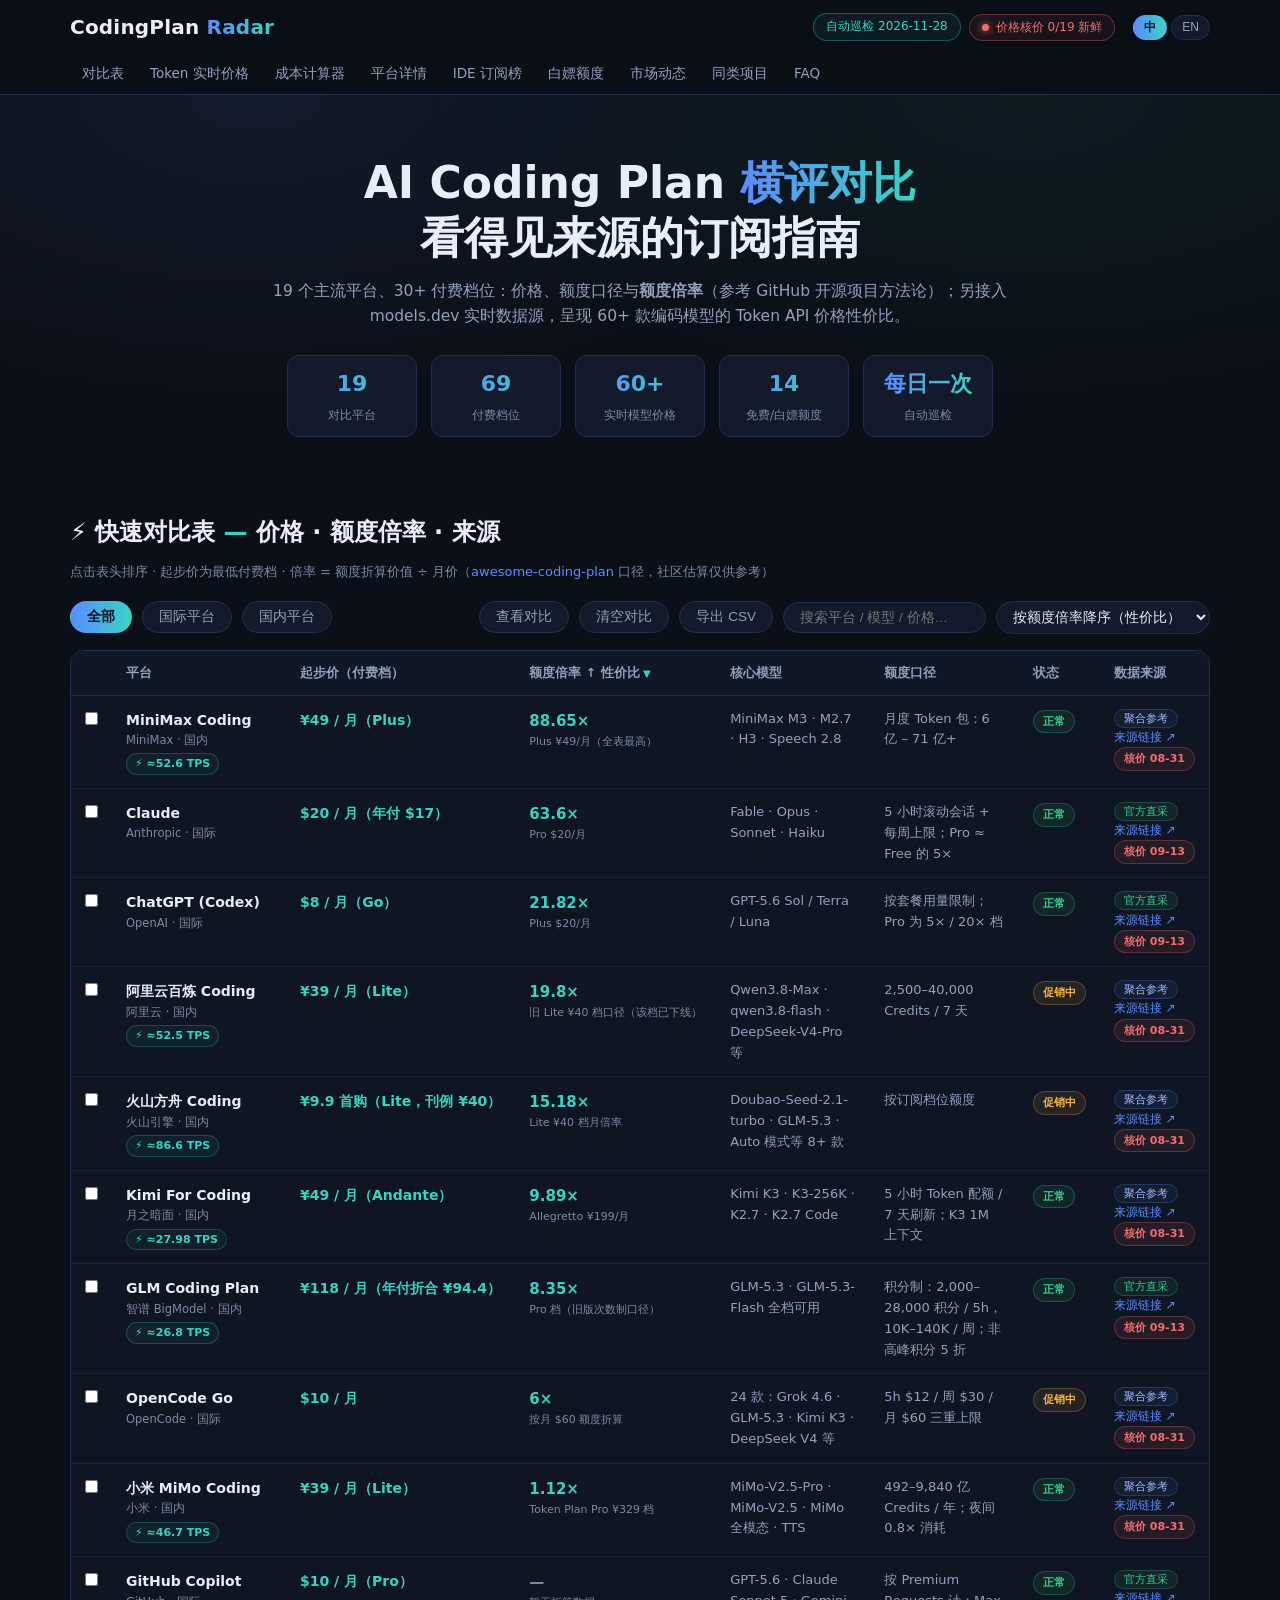
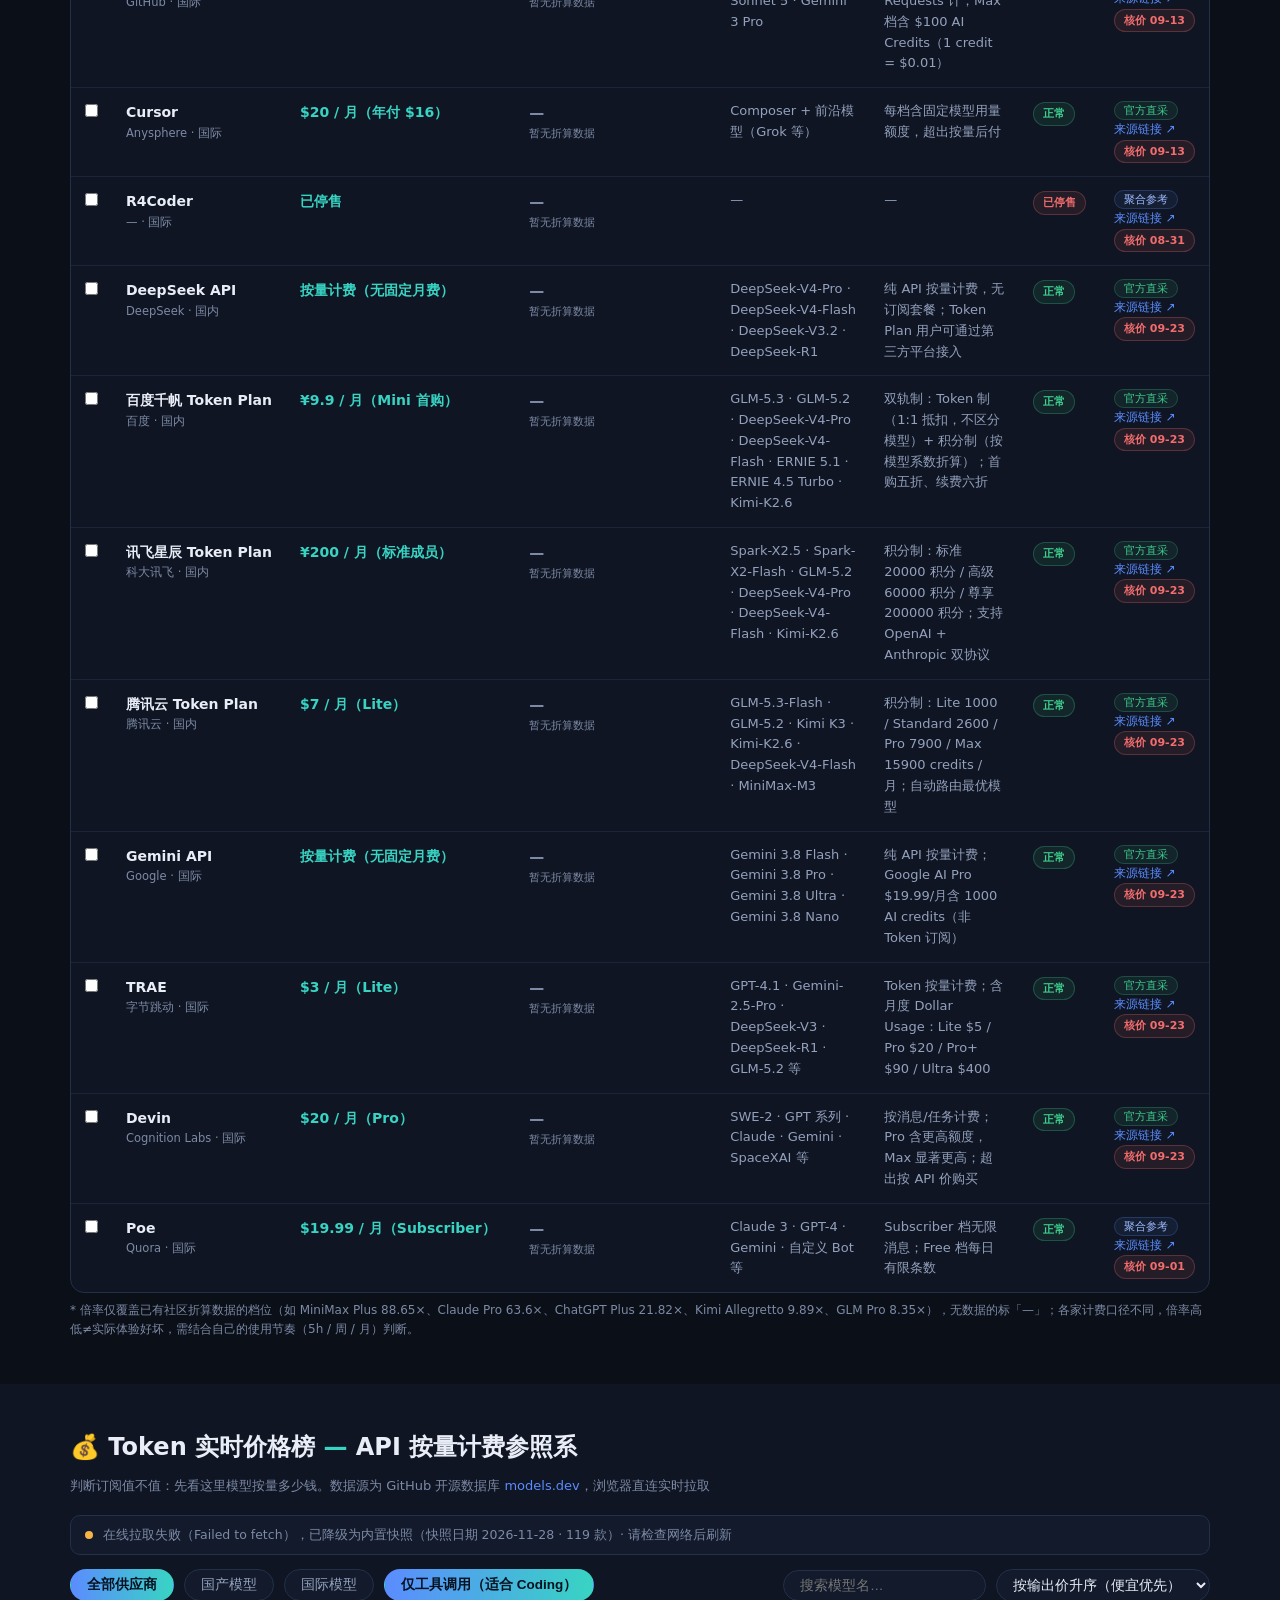
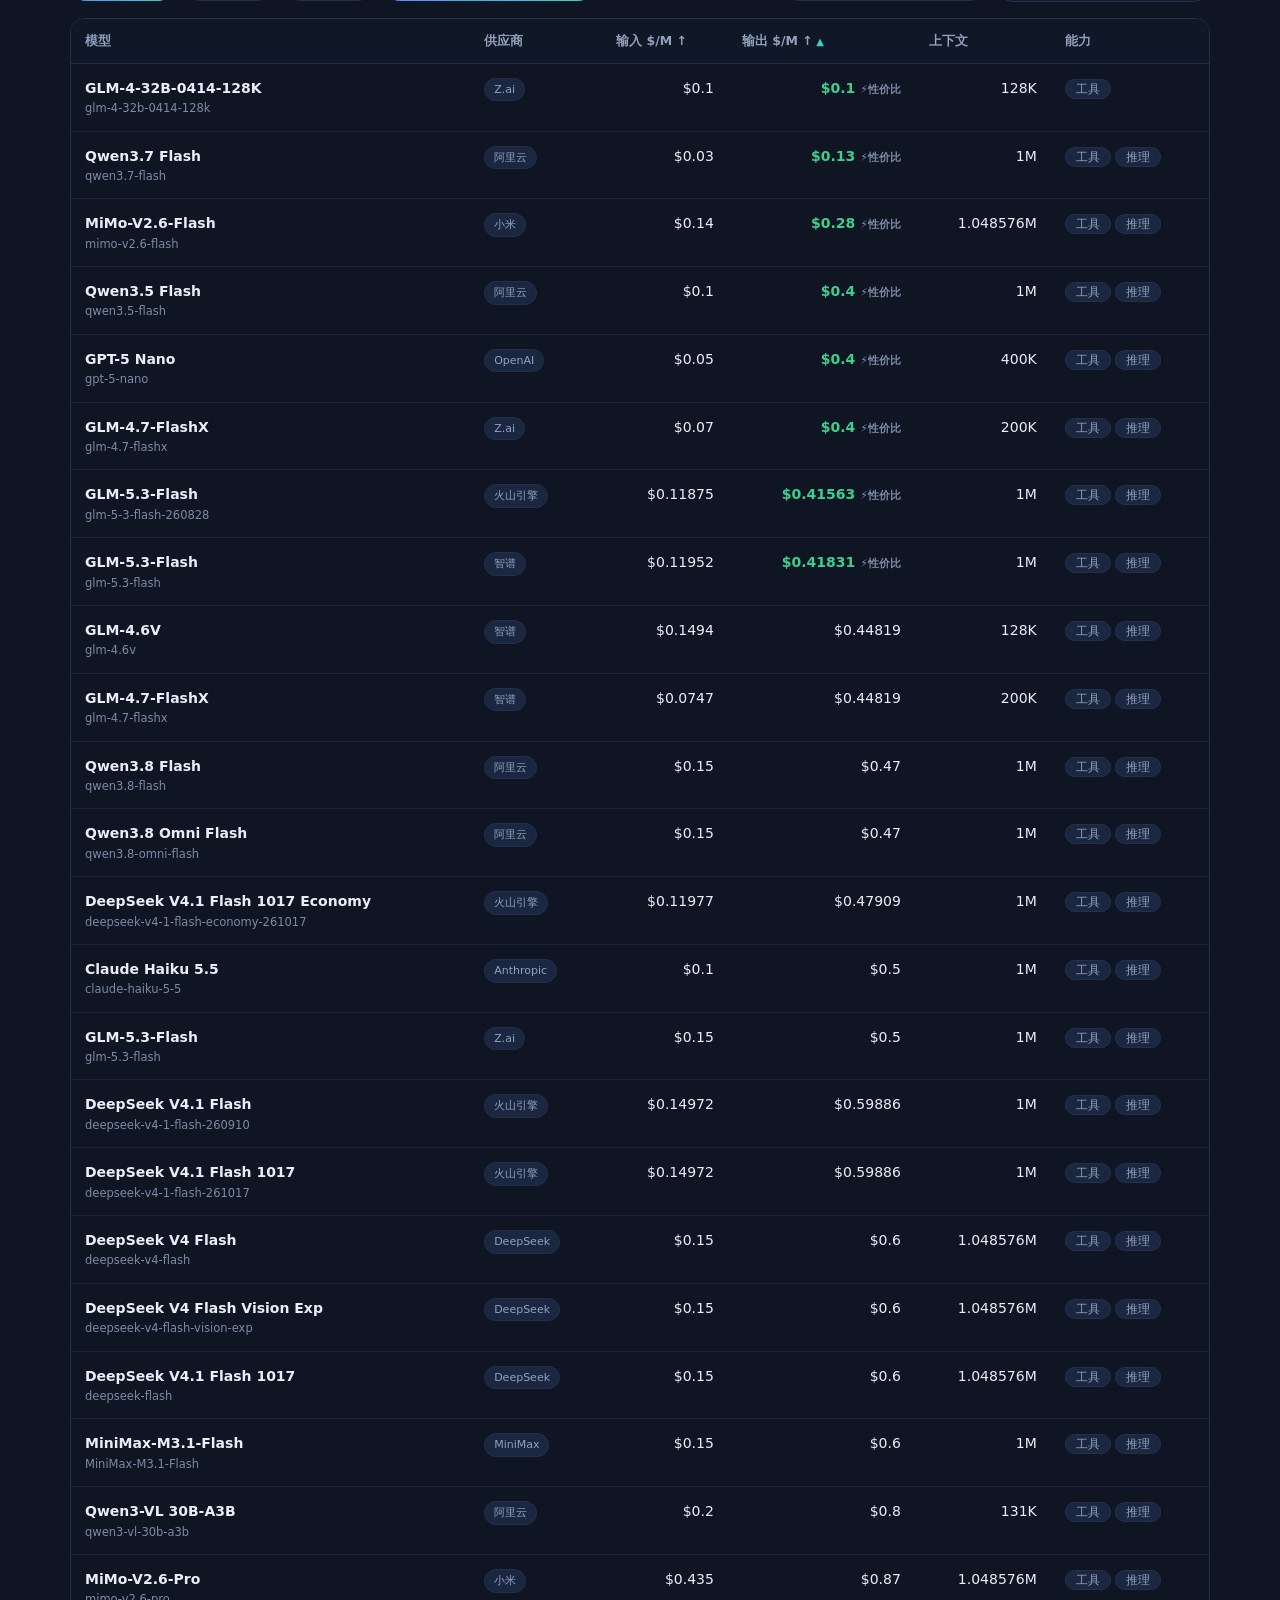
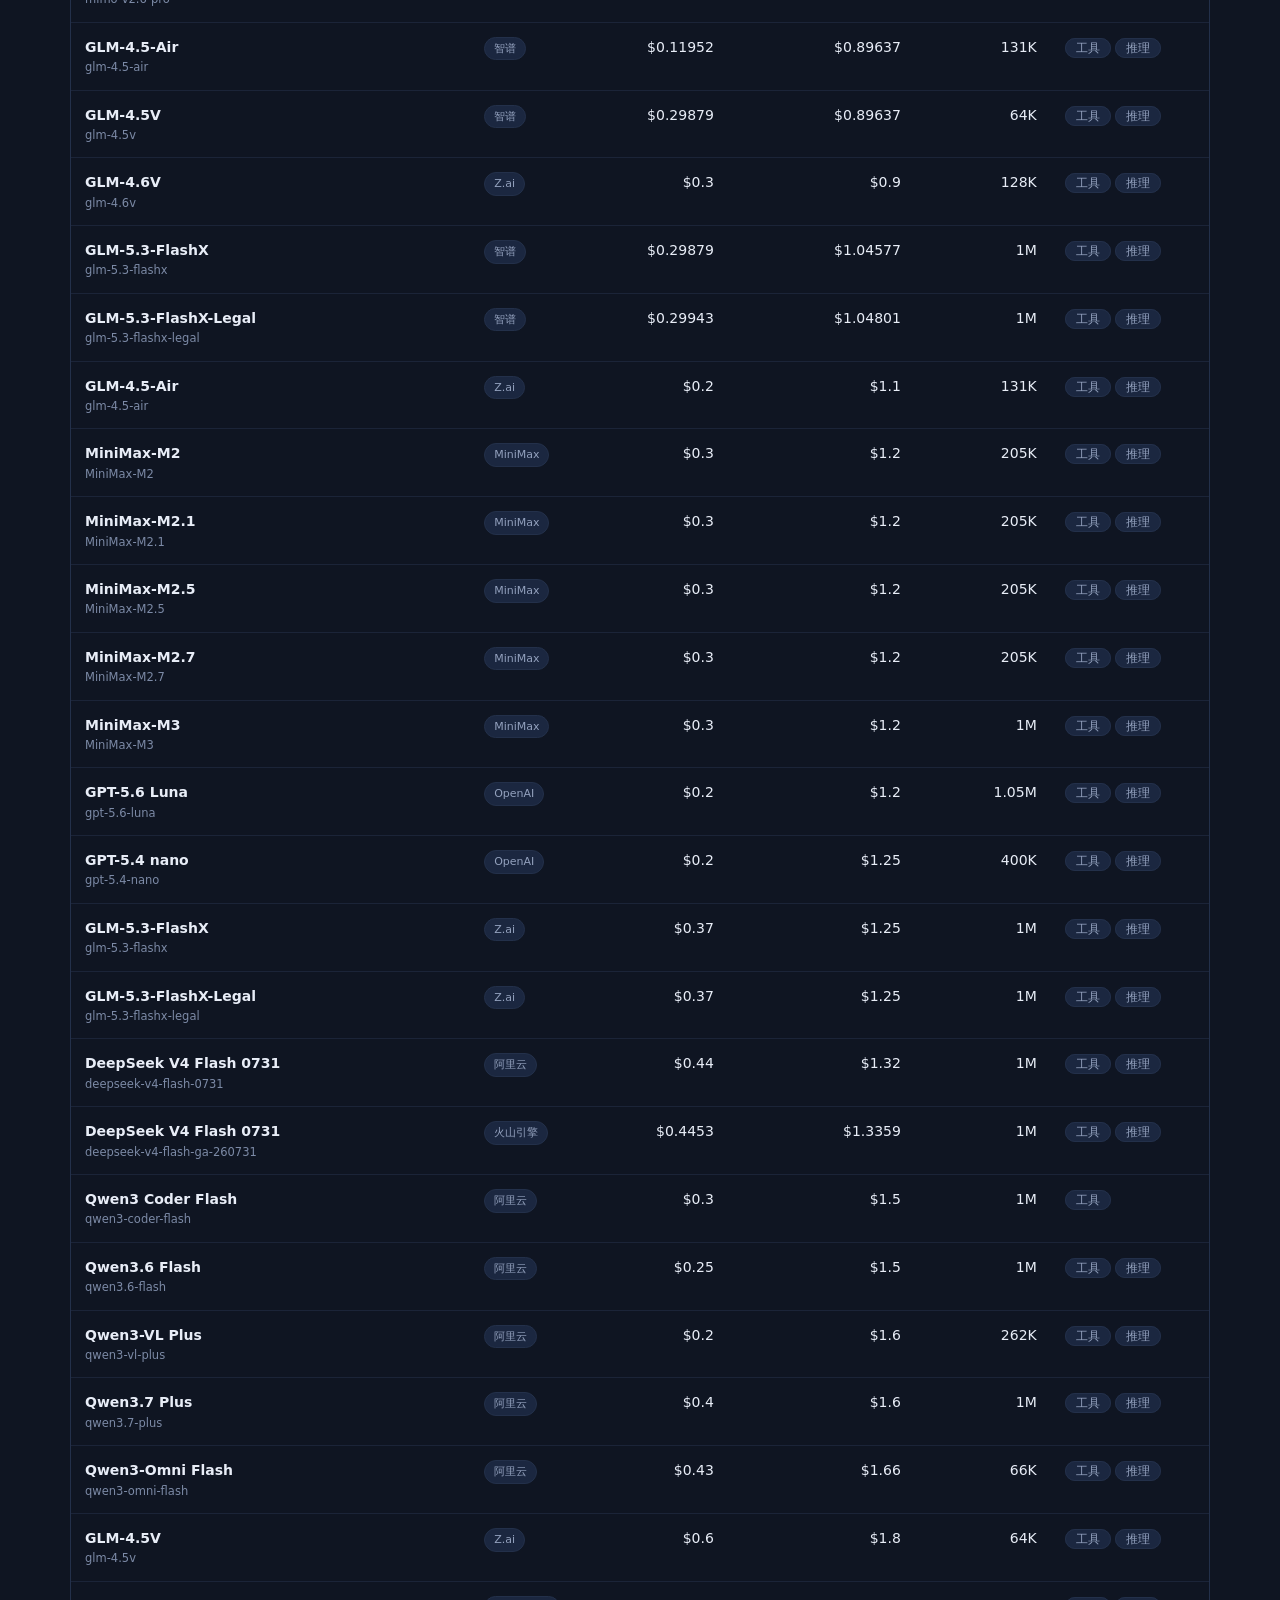
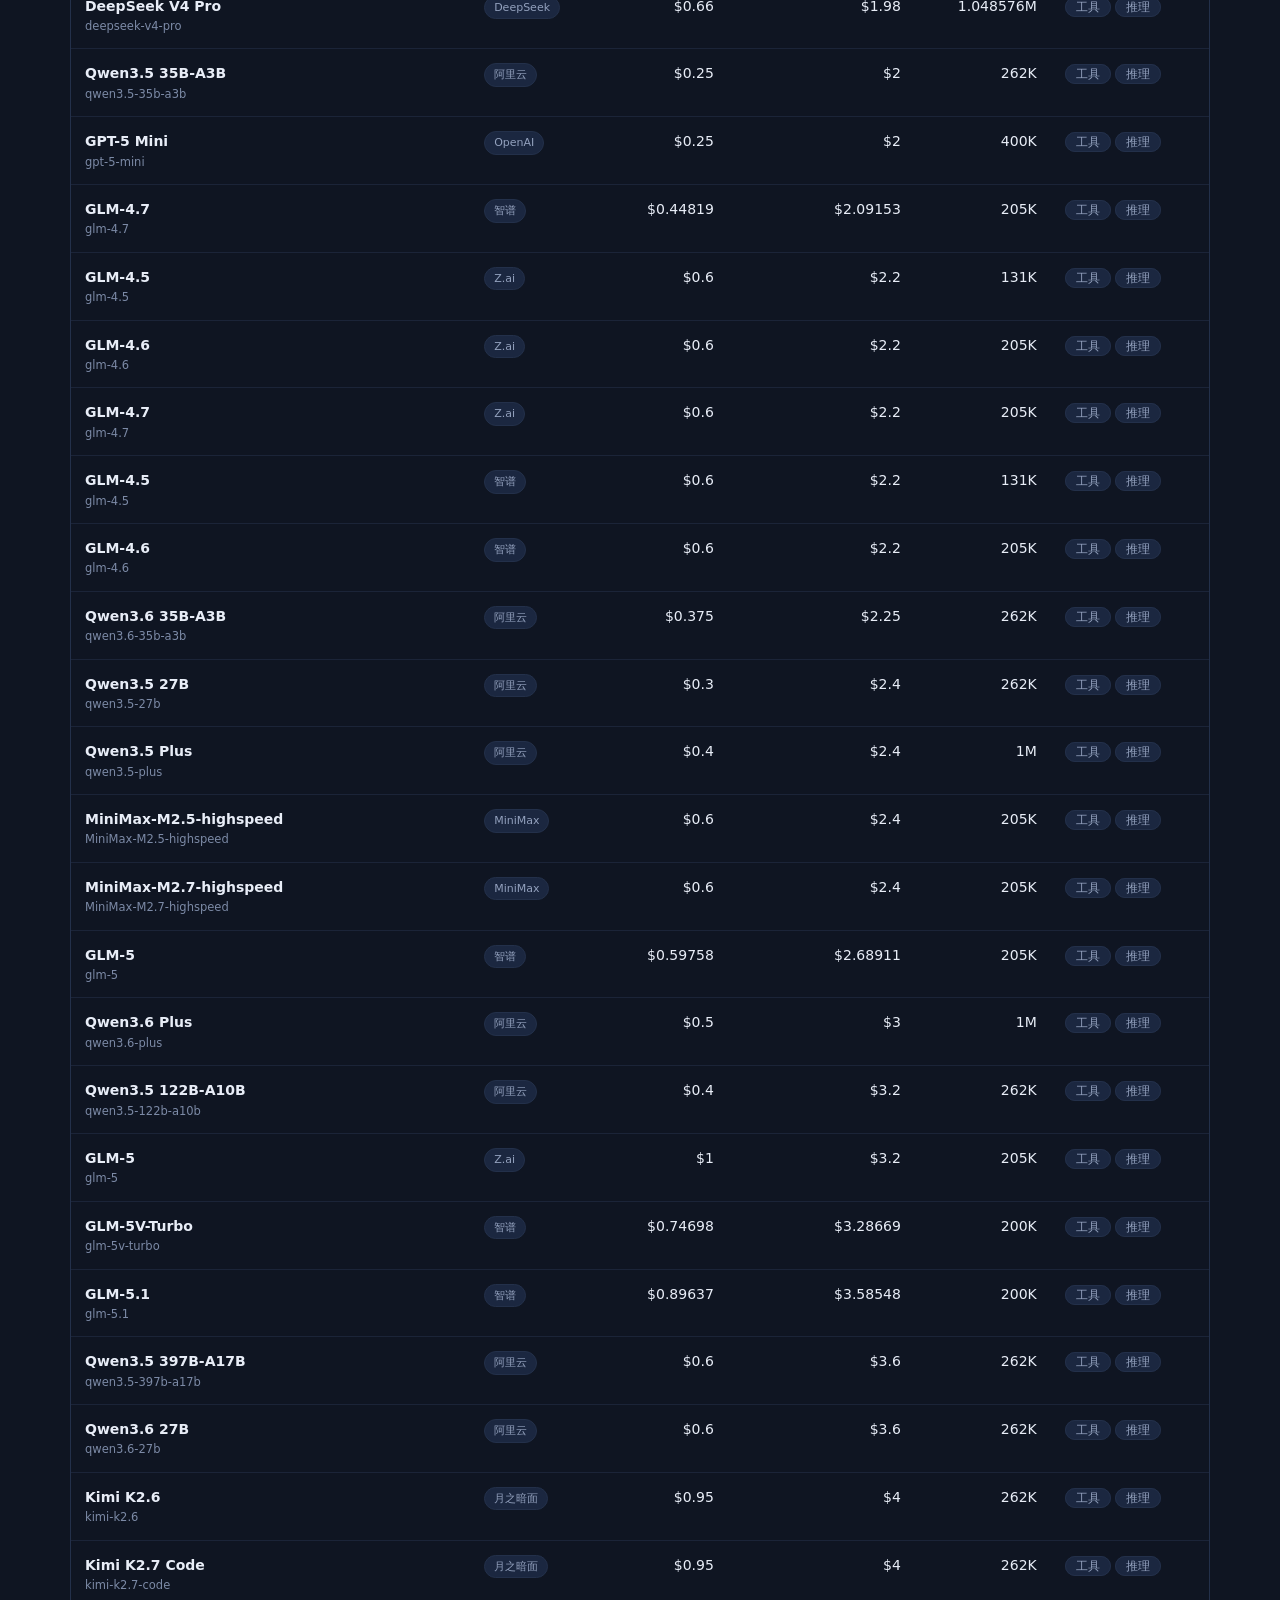
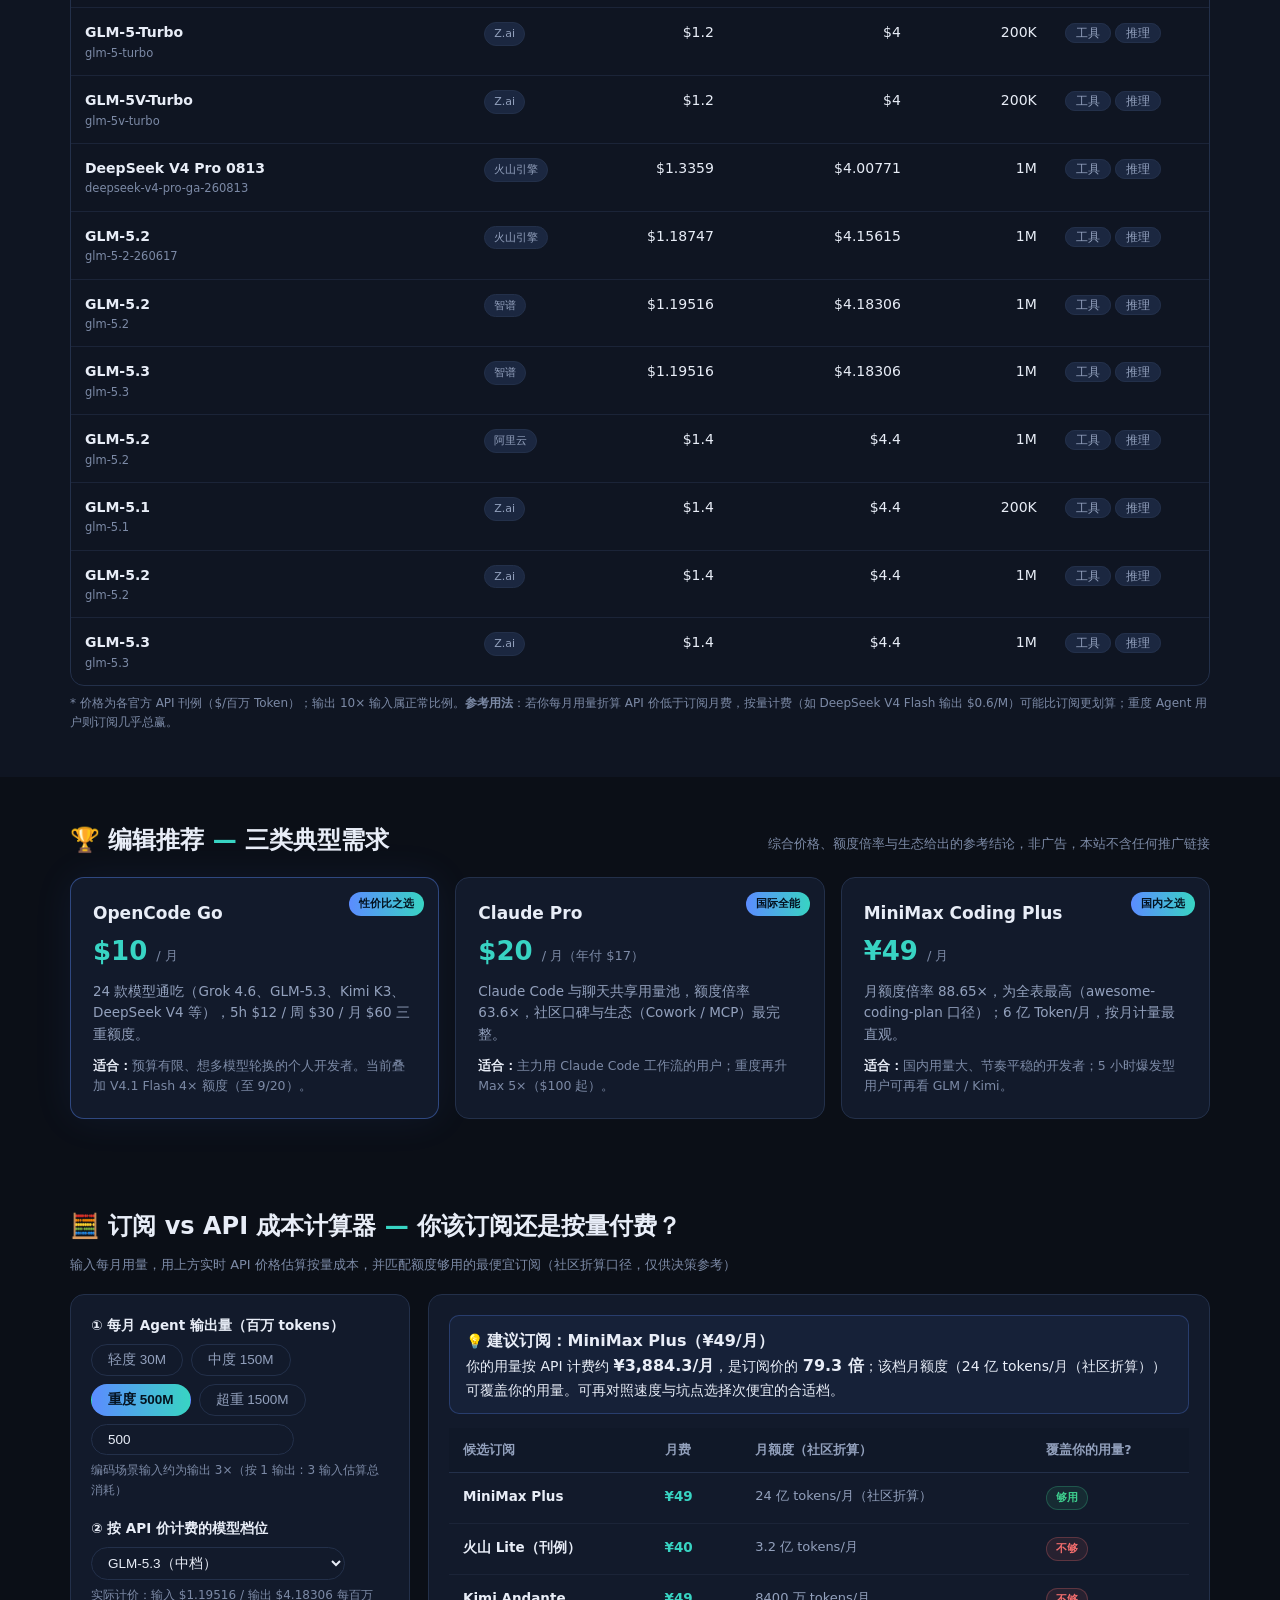
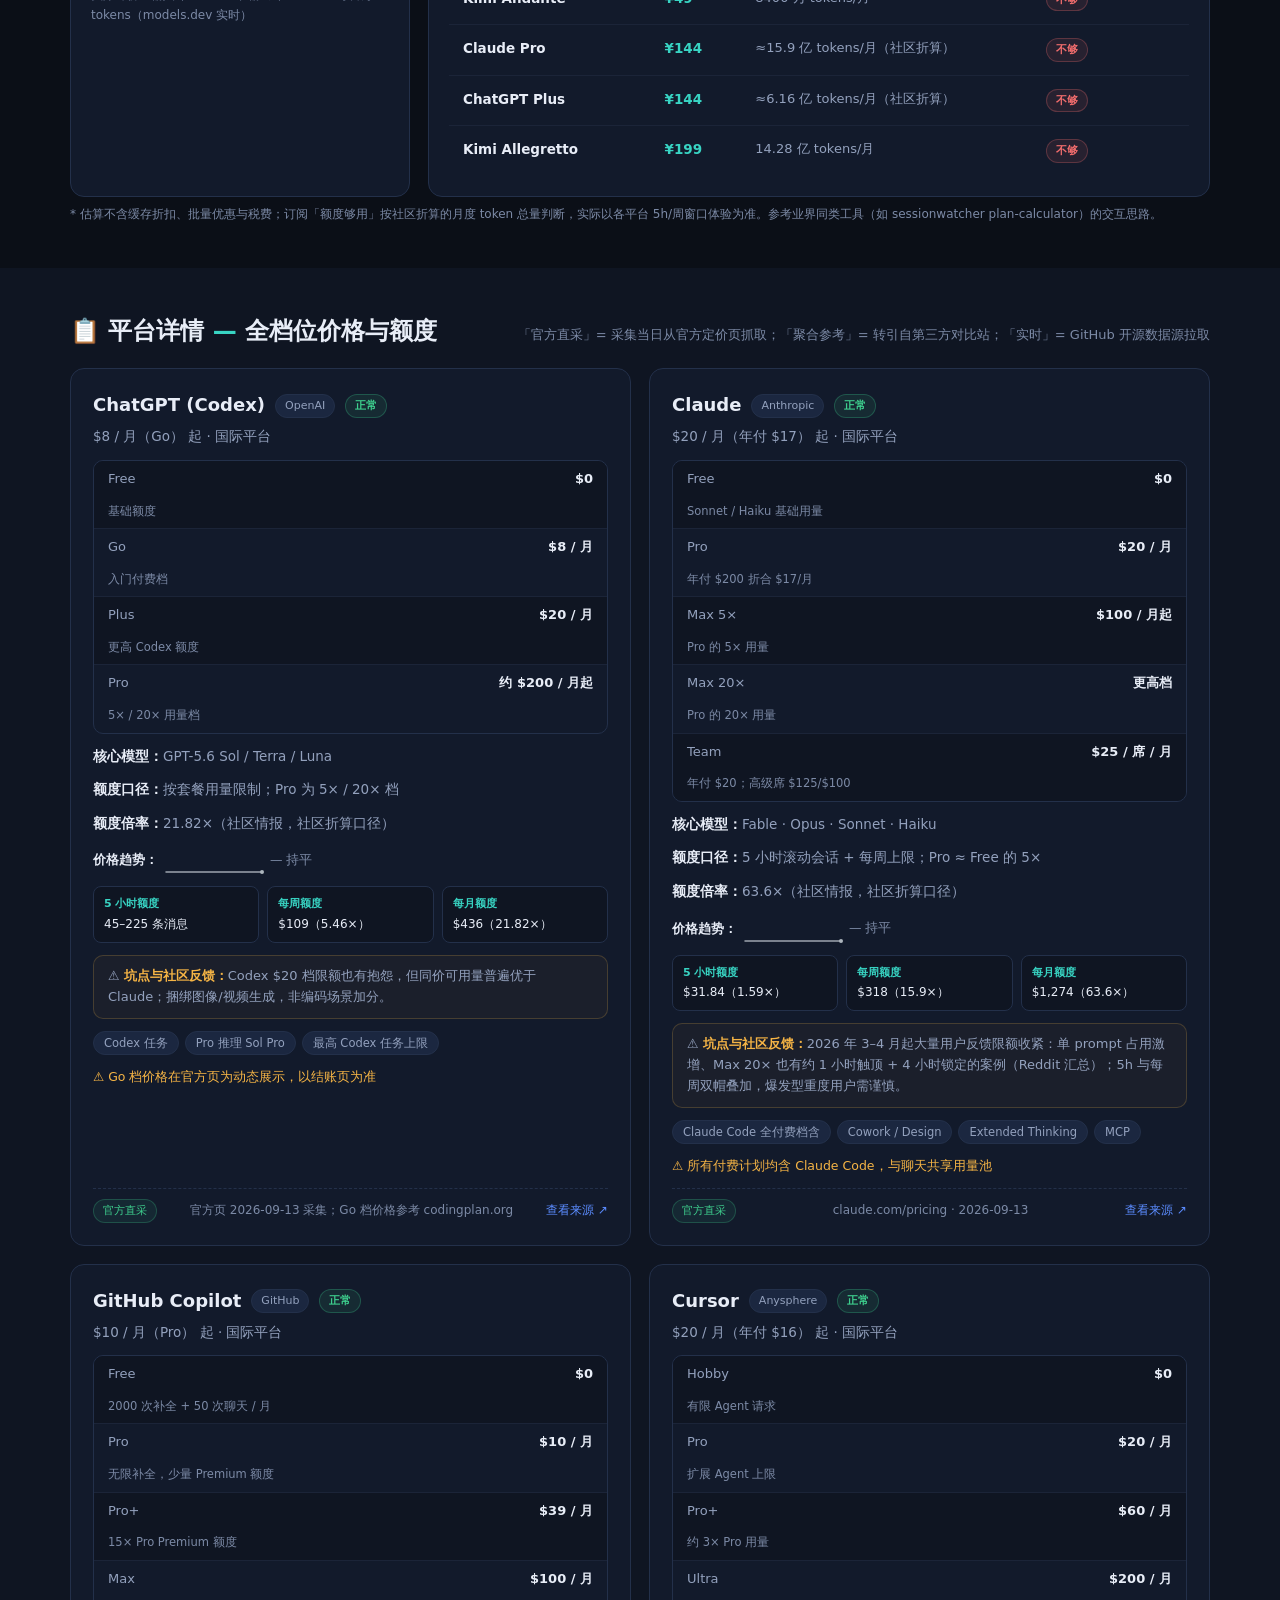
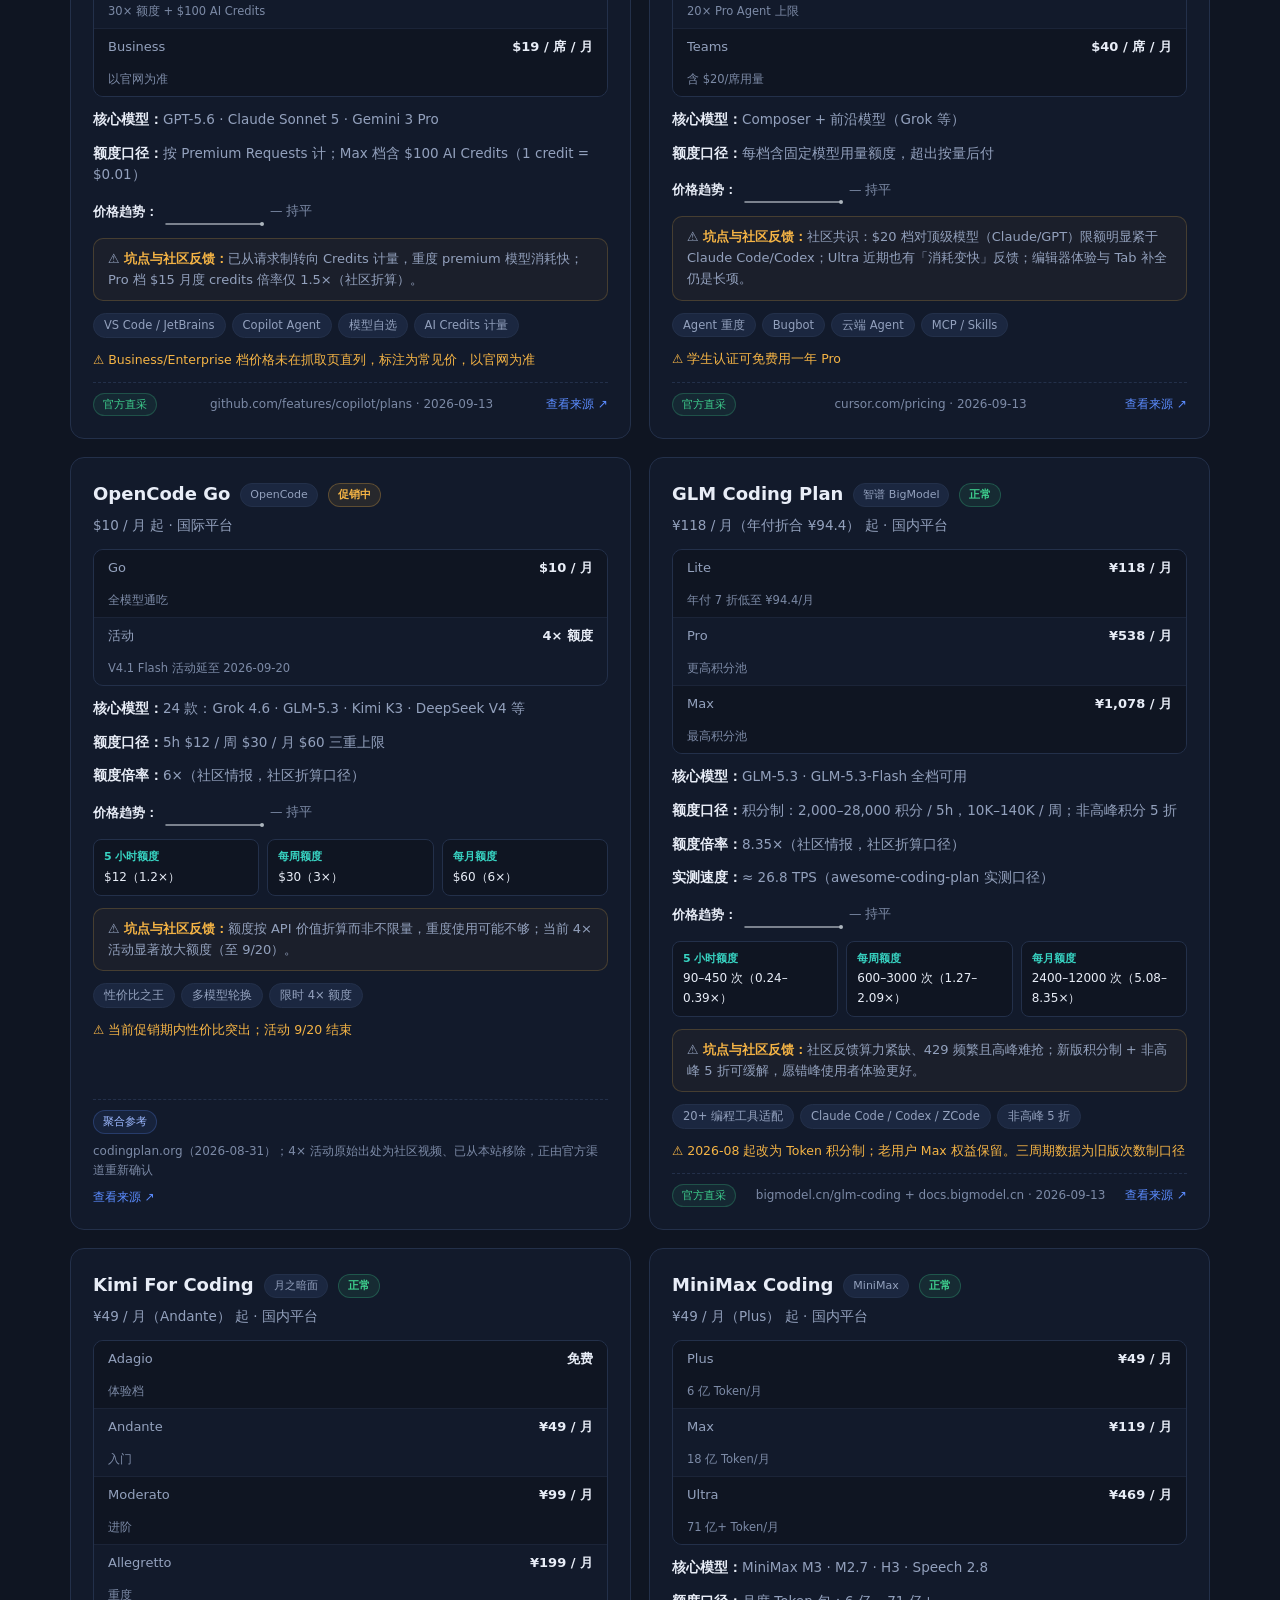
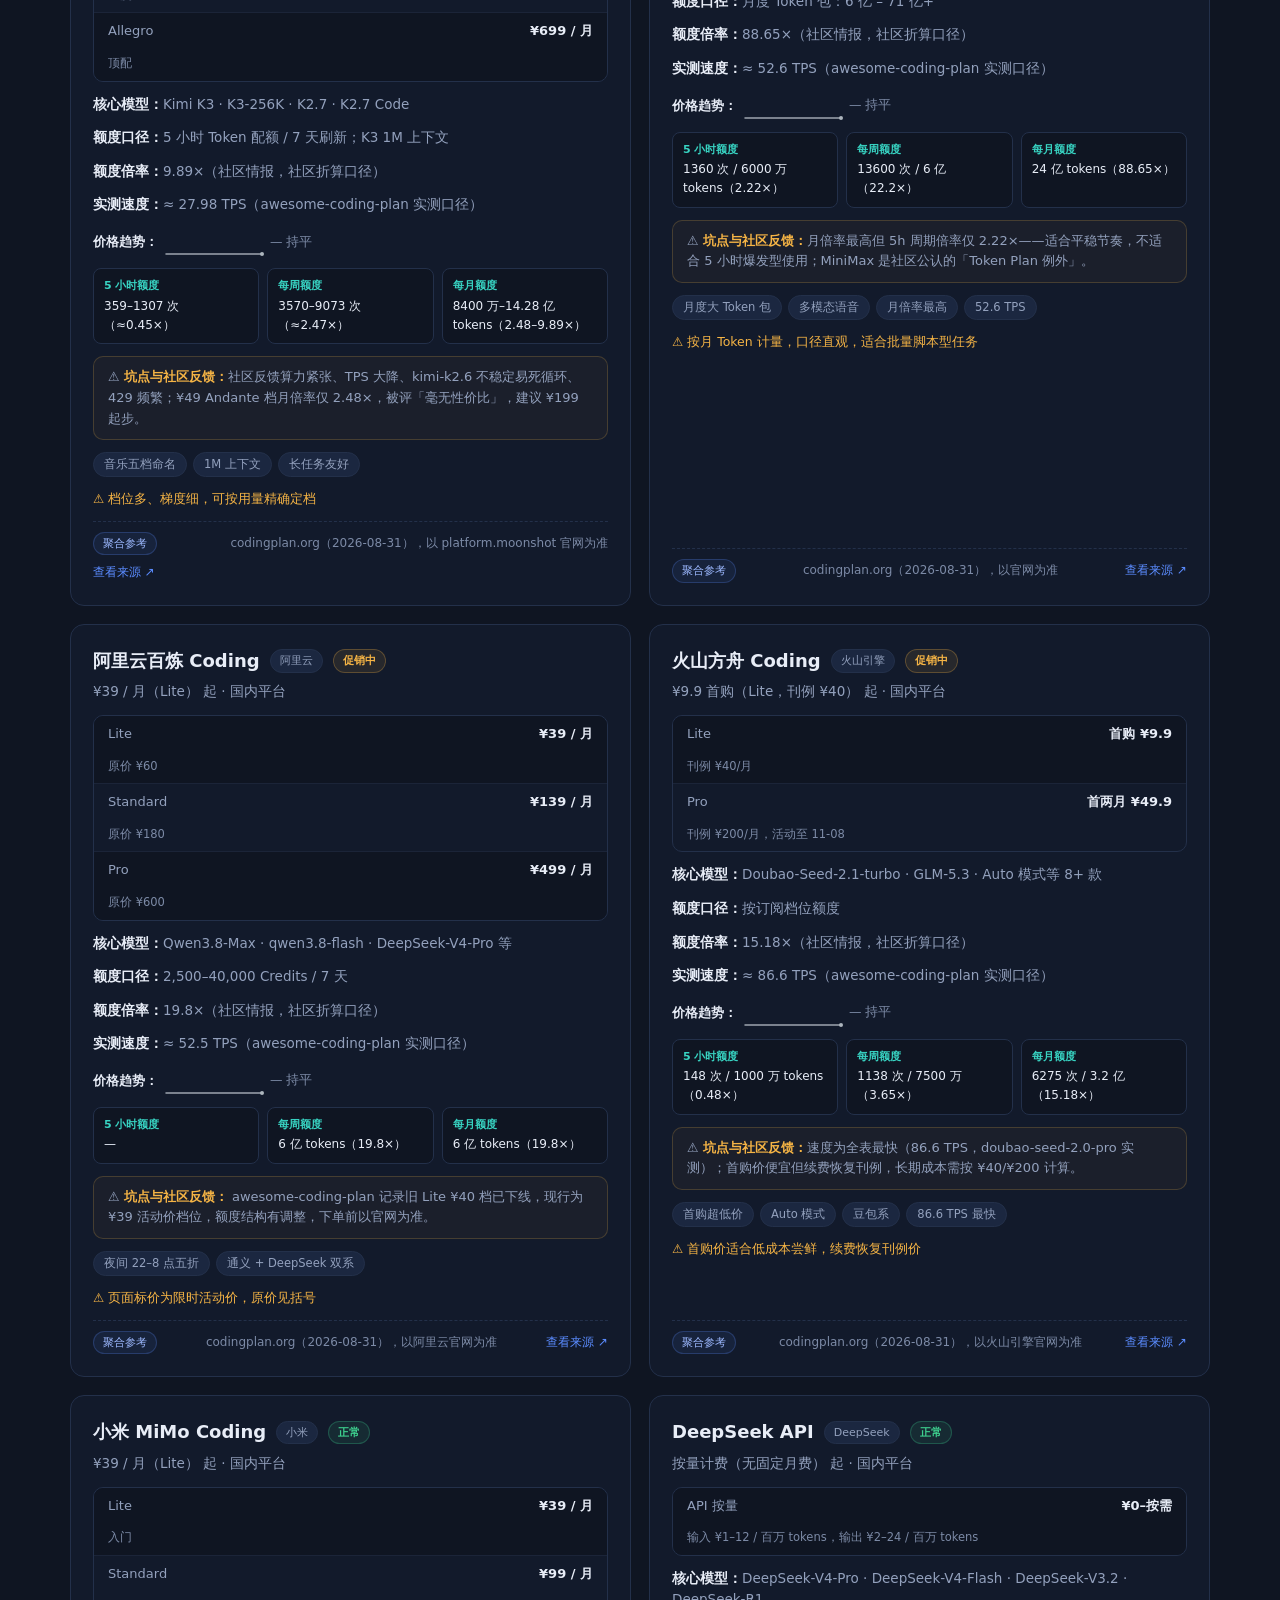
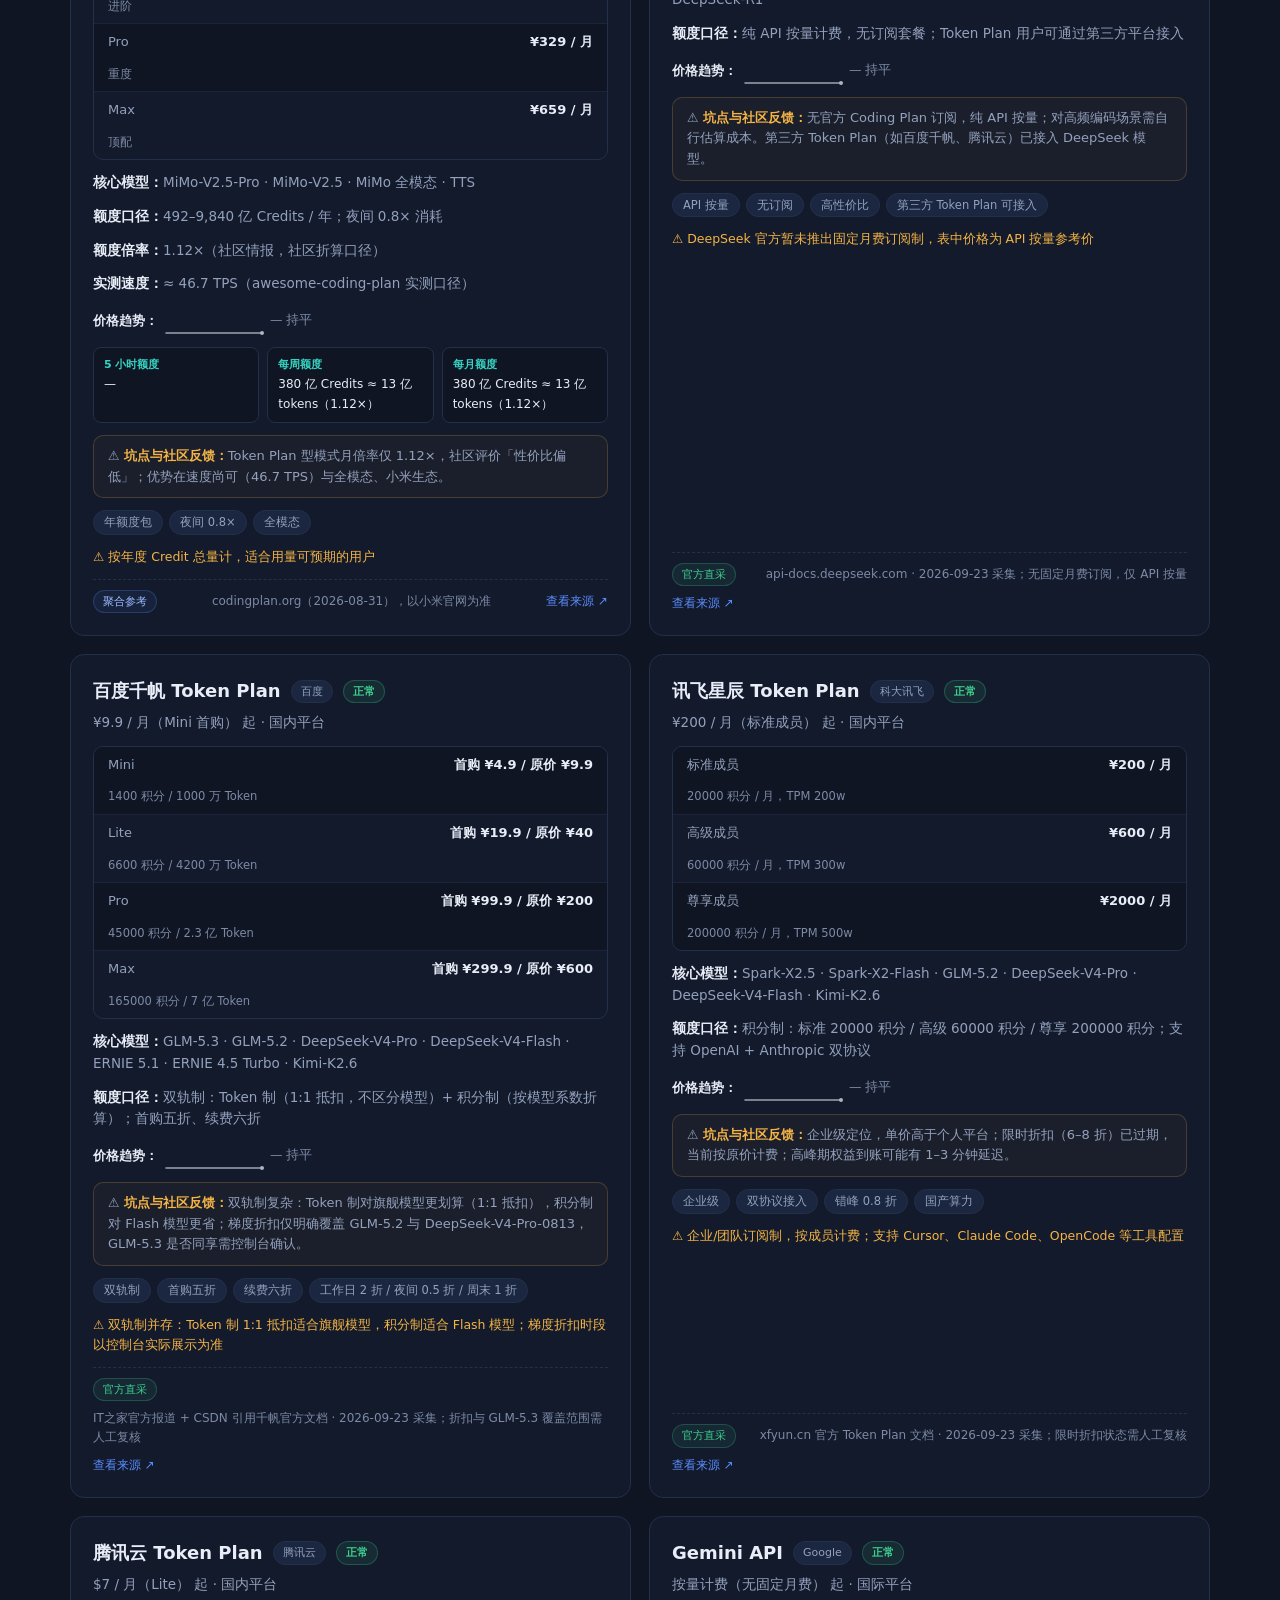
<file: index.html>
<!DOCTYPE html>
<html lang="zh-CN" dir="ltr">
<!--
  CodingPlan Radar — AI 编程订阅计划对比（纯静态，零依赖）
  页面区块自上而下：header 导航 → hero 统计
  → #compare 对比表 → #tokens Token 实时价格榜 → #calc 成本计算器 → #picks 编辑推荐
  → #detail 平台详情卡片 → #ide IDE 订阅榜 → #freebies 白嫖/免费额度
  → #dynamics 市场动态+线索队列+源健康+变更记录 → #repos 同类 GitHub 项目 → #faq → #policy → footer
  （注：官方页变动告警 alerts.json 仍由每日巡检生成并用于开 issue，只是不再在首页展示横幅）
  数据文件（data/manual/，人工维护）：plans.json（价格与档位）、calc-plans.json、calc-models.json、
             ide-plans.json、changelog.json、repos.json、sources.json、promos.json、freebies.json
  运行时数据（data/auto/，Actions 每日生成）：snapshot.json（兜底快照）、signals.json（线索）、
             sourcehealth.json（每源抓取成败）、alerts.json（官方页变动待核实）、meta.json（巡检日期）、
             price-history.json（价格趋势）、pagehash.json / pricebase.json（差异检测基线）、
             reported.json（线索去重）、transients.json（auto-revert 回溯）
-->
<head>
<meta charset="UTF-8">
<meta name="viewport" content="width=device-width, initial-scale=1.0">
<title>CodingPlan Radar — AI 编程订阅计划对比（官方数据 + GitHub 实时源）</title>
<meta name="description" content="AI Coding Plan 对比：ChatGPT / Claude / Copilot / Cursor / GLM / Kimi / MiniMax 等多个主流平台的价格、额度倍率横评；模型 Token API 价格实时榜接入 GitHub 开源数据库 models.dev。">
<link rel="stylesheet" href="css/styles.css">
<style>.skip-link{position:absolute;top:-40px;left:0;background:var(--accent);color:#fff;padding:8px 16px;z-index:100;font-size:14px;border-radius:0 0 8px 0;transition:top .2s}.skip-link:focus{top:0}.lang-switch{display:flex;gap:4px;margin-left:8px}.lang-btn{padding:3px 10px;border-radius:99px;border:1px solid var(--border);background:var(--card);color:var(--muted);font-size:12px;cursor:pointer}.lang-btn.on{background:var(--grad);color:#04121f;font-weight:700;border-color:transparent}.sr-only{position:absolute;width:1px;height:1px;padding:0;margin:-1px;overflow:hidden;clip:rect(0,0,0,0);white-space:nowrap;border:0}.compare-table{overflow-x:auto;border:1px solid var(--border);border-radius:var(--radius);background:var(--bg2)}.compare-table table{min-width:auto}.compare-table th{background:#101828;padding:10px 14px;font-size:13px;color:var(--text);border-bottom:1px solid var(--border)}.compare-table td{padding:10px 14px;border-bottom:1px solid #1b2438;font-size:13px}</style>
</head>
<body>
<a href="#compare" class="skip-link">Skip to content</a>

<header>
  <div class="wrap nav-top">
    <div class="logo">CodingPlan <span>Radar</span></div>
    <div class="nav-right">
      <div class="pillwrap">
        <div class="updated-pill" id="auto-wrap"><span id="auto-pill">自动巡检：…</span></div>
        <span id="fresh-pill"></span>
      </div>
      <div class="lang-switch"><button class="lang-btn on" data-lang="zh" aria-label="切换中文">中</button><button class="lang-btn" data-lang="en" aria-label="Switch to English">EN</button></div>
    </div>
  </div>
  <nav class="nav-links wrap">
    <a href="#compare">对比表</a>
    <a href="#tokens">Token 实时价格</a>
    <a href="#calc">成本计算器</a>
    <a href="#detail">平台详情</a>
    <a href="#ide">IDE 订阅榜</a>
    <a href="#freebies">白嫖额度</a>
    <a href="#dynamics">市场动态</a>
    <a href="#repos">同类项目</a>
    <a href="#faq">FAQ</a>
  </nav>
</header>

<div class="hero">
  <div class="wrap">
    <h1 id="hero-title">AI Coding Plan <em>横评对比</em><br>看得见来源的订阅指南</h1>
    <p id="hero-desc"><span id="st-plat-desc">19</span> 个主流平台、30+ 付费档位：价格、额度口径与<b>额度倍率</b>（参考 GitHub 开源项目方法论）；另接入 models.dev 实时数据源，呈现 60+ 款编码模型的 Token API 价格性价比。</p>
    <div class="stats">
      <div class="stat"><b id="st-plat">19</b><small>对比平台</small></div>
      <div class="stat"><b id="st-tier">69</b><small>付费档位</small></div>
      <div class="stat"><b id="st-models">60+</b><small>实时模型价格</small></div>
      <div class="stat"><b id="st-free">14</b><small>免费/白嫖额度</small></div>
      <div class="stat"><b>每日一次</b><small>自动巡检</small></div>
    </div>
  </div>
</div>

<section id="compare">
  <div class="wrap">
    <div id="data-error-banner" role="alert" hidden></div>
    <div class="sec-head">
      <h2 data-i18n="compareTitle">⚡ 快速对比表 <i>—</i> 价格 · 额度倍率 · 来源</h2>
      <p>点击表头排序 · 起步价为最低付费档 · 倍率 = 额度折算价值 ÷ 月价（<a href="https://github.com/mahonzhan/awesome-coding-plan" target="_blank" rel="noopener noreferrer">awesome-coding-plan</a> 口径，社区估算仅供参考）</p>
    </div>
    <div class="toolbar">
      <button class="chip on" data-filter="all" aria-pressed="true" data-i18n="all">全部</button>
      <button class="chip" data-filter="intl" aria-pressed="false" data-i18n="intl">国际平台</button>
      <button class="chip" data-filter="cn" aria-pressed="false" data-i18n="cn">国内平台</button>
      <div class="grow"></div>
      <button id="compare-btn" class="chip" data-action="compare" data-i18n="compareView">查看对比</button>
      <button class="chip" data-action="clear" data-i18n="compareClear">清空对比</button>
      <button class="chip" data-action="export" data-i18n="exportCSV">导出 CSV</button>
      <input id="search" class="s" type="text" placeholder="搜索平台 / 模型 / 价格…" aria-label="搜索平台" data-i18n-ph="searchPlaceholder">
      <select id="sort" aria-label="排序方式">
        <option value="ratio" data-i18n="ratioSort">按额度倍率降序（性价比）</option>
        <option value="price" data-i18n="priceAsc">按起步价升序</option>
        <option value="price-desc" data-i18n="priceDesc">按起步价降序</option>
        <option value="name" data-i18n="nameSort">按名称 A–Z</option>
      </select>
    </div>
    <div id="compare-view" style="display:none;margin-bottom:16px"></div>
    <div class="table-scroll">
      <table>
        <thead><tr>
          <th scope="col" style="width:30px"><span class="sr-only">对比</span></th>
          <th scope="col" data-k="name"><button type="button" class="th-sort" data-i18n="platform" aria-label="平台，点击切换排序">平台</button></th>
          <th scope="col" data-k="price"><button type="button" class="th-sort" data-i18n="startPrice" aria-label="起步价（付费档），点击切换排序">起步价（付费档）</button></th>
          <th scope="col" data-k="ratio"><button type="button" class="th-sort" data-i18n="ratio" aria-label="额度倍率 ↑ 性价比，点击切换排序">额度倍率 ↑ 性价比</button></th>
          <th scope="col" data-i18n="coreModels">核心模型</th>
          <th scope="col" data-i18n="quota">额度口径</th>
          <th scope="col" data-i18n="status">状态</th>
          <th scope="col" data-i18n="dataSource">数据来源</th>
        </tr></thead>
        <tbody id="tbody"></tbody>
      </table>
    </div>
    <p style="font-size:12px;color:var(--dim);margin-top:8px">* 倍率仅覆盖已有社区折算数据的档位（如 MiniMax Plus 88.65×、Claude Pro 63.6×、ChatGPT Plus 21.82×、Kimi Allegretto 9.89×、GLM Pro 8.35×），无数据的标「—」；各家计费口径不同，倍率高低≠实际体验好坏，需结合自己的使用节奏（5h / 周 / 月）判断。</p>
  </div>
</section>

<section id="tokens" style="background:var(--bg2)">
  <div class="wrap">
    <div class="sec-head">
      <h2 data-i18n="tokenTitle">💰 Token 实时价格榜 <i>—</i> API 按量计费参照系</h2>
      <p>判断订阅值不值：先看这里模型按量多少钱。数据源为 GitHub 开源数据库 <a href="https://github.com/sst/models.dev" target="_blank" rel="noopener noreferrer">models.dev</a>，浏览器直连实时拉取</p>
    </div>
    <div class="statusbar" id="token-status"><span class="dot" id="token-dot"></span><span id="token-msg">正在连接 models.dev …</span></div>
    <div class="toolbar">
      <button class="chip on" data-tfilter="all" aria-pressed="true" data-i18n="allVendors">全部供应商</button>
      <button class="chip" data-tfilter="cn" aria-pressed="false" data-i18n="cnModels">国产模型</button>
      <button class="chip" data-tfilter="intl" aria-pressed="false" data-i18n="intlModels">国际模型</button>
      <button class="chip on" data-ttool="1" aria-pressed="true" data-i18n="toolOnly">仅工具调用（适合 Coding）</button>
      <div class="grow"></div>
      <input id="tsearch" class="s" type="text" placeholder="搜索模型名…" aria-label="搜索模型" data-i18n-ph="modelSearch">
      <select id="tsort" aria-label="Token价格排序">
        <option value="out" data-i18n="outAsc">按输出价升序（便宜优先）</option>
        <option value="out-desc" data-i18n="outDesc">按输出价降序</option>
        <option value="in" data-i18n="inAsc">按输入价升序</option>
      </select>
    </div>
    <div class="table-scroll">
      <table style="min-width:820px">
        <thead><tr>
          <th scope="col" data-i18n="model">模型</th><th scope="col" data-i18n="vendor">供应商</th>
          <th scope="col" data-tk="in"><button type="button" class="th-sort" data-i18n="inPrice" aria-label="输入 $/M，点击切换排序">输入 $/M ↑</button></th>
          <th scope="col" data-tk="out"><button type="button" class="th-sort" data-i18n="outPrice" aria-label="输出 $/M，点击切换排序">输出 $/M ↑</button></th>
          <th scope="col" data-i18n="context">上下文</th><th scope="col" data-i18n="ability">能力</th>
        </tr></thead>
        <tbody id="ttbody"><tr><td colspan="6" style="color:var(--dim)">加载中…</td></tr></tbody>
      </table>
    </div>
    <p style="font-size:12px;color:var(--dim);margin-top:8px">* 价格为各官方 API 刊例（$/百万 Token）；输出 10× 输入属正常比例。<b>参考用法</b>：若你每月用量折算 API 价低于订阅月费，按量计费（如 DeepSeek V4 Flash 输出 $0.6/M）可能比订阅更划算；重度 Agent 用户则订阅几乎总赢。</p>
  </div>
</section>

<section id="picks">
  <div class="wrap">
    <div class="sec-head">
      <h2>🏆 编辑推荐 <i>—</i> 三类典型需求</h2>
      <p>综合价格、额度倍率与生态给出的参考结论，非广告，本站不含任何推广链接</p>
    </div>
    <div class="picks">
      <div class="pick star">
        <span class="tag">性价比之选</span>
        <h3>OpenCode Go</h3>
        <div class="pr">$10 <small>/ 月</small></div>
        <p>24 款模型通吃（Grok 4.6、GLM-5.3、Kimi K3、DeepSeek V4 等），5h $12 / 周 $30 / 月 $60 三重额度。</p>
        <div class="why"><b>适合：</b>预算有限、想多模型轮换的个人开发者。当前叠加 V4.1 Flash 4× 额度（至 9/20）。</div>
      </div>
      <div class="pick">
        <span class="tag">国际全能</span>
        <h3>Claude Pro</h3>
        <div class="pr">$20 <small>/ 月（年付 $17）</small></div>
        <p>Claude Code 与聊天共享用量池，额度倍率 63.6×，社区口碑与生态（Cowork / MCP）最完整。</p>
        <div class="why"><b>适合：</b>主力用 Claude Code 工作流的用户；重度再升 Max 5×（$100 起）。</div>
      </div>
      <div class="pick">
        <span class="tag">国内之选</span>
        <h3>MiniMax Coding Plus</h3>
        <div class="pr">¥49 <small>/ 月</small></div>
        <p>月额度倍率 88.65×，为全表最高（awesome-coding-plan 口径）；6 亿 Token/月，按月计量最直观。</p>
        <div class="why"><b>适合：</b>国内用量大、节奏平稳的开发者；5 小时爆发型用户可再看 GLM / Kimi。</div>
      </div>
    </div>
  </div>
</section>

<section id="calc">
  <div class="wrap">
    <div class="sec-head">
      <h2 data-i18n="calcTitle">🧮 订阅 vs API 成本计算器 <i>—</i> 你该订阅还是按量付费？</h2>
      <p>输入每月用量，用上方实时 API 价格估算按量成本，并匹配额度够用的最便宜订阅（社区折算口径，仅供决策参考）</p>
    </div>
    <div class="calc">
      <div class="calc-in">
        <div class="cfield">
          <label data-i18n="monthlyOutput">① 每月 Agent 输出量（百万 tokens）</label>
          <div class="presets">
            <button class="chip" data-tok="30"><span data-i18n="light">轻度</span> 30M</button>
            <button class="chip" data-tok="150"><span data-i18n="medium">中度</span> 150M</button>
            <button class="chip on" data-tok="500"><span data-i18n="heavy">重度</span> 500M</button>
            <button class="chip" data-tok="1500"><span data-i18n="ultra">超重</span> 1500M</button>
          </div>
          <input id="tok" class="s" type="number" min="1" value="500" style="margin-top:8px;max-width:220px">
          <small class="hint" data-i18n="hintRatio">编码场景输入约为输出 3×（按 1 输出 : 3 输入估算总消耗）</small>
        </div>
        <div class="cfield">
          <label data-i18n="modelTier">② 按 API 价计费的模型档位</label>
          <select id="calcmodel">
            <!-- 选项由 js/app.js 的 populateCalcModels() 按 data/manual/calc-models.json 渲染。
                 此处刻意留空：写死 option 会与数据源分叉，且只能覆盖前 3 档。 -->
          </select>
          <small class="hint" id="calcprice"></small>
        </div>
      </div>
      <div class="calc-out" id="calc-out"></div>
    </div>
    <p style="font-size:12px;color:var(--dim);margin-top:8px">* 估算不含缓存折扣、批量优惠与税费；订阅「额度够用」按社区折算的月度 token 总量判断，实际以各平台 5h/周窗口体验为准。参考业界同类工具（如 sessionwatcher plan-calculator）的交互思路。</p>
  </div>
</section>

<section id="detail" style="background:var(--bg2)">
  <div class="wrap">
    <div class="sec-head">
      <h2 data-i18n="detailTitle">📋 平台详情 <i>—</i> 全档位价格与额度</h2>
      <p>「官方直采」= 采集当日从官方定价页抓取；「聚合参考」= 转引自第三方对比站；「实时」= GitHub 开源数据源拉取</p>
    </div>
    <div class="cards" id="cards"></div>
  </div>
</section>

<section id="ide">
  <div class="wrap">
    <div class="sec-head">
      <h2 data-i18n="ideTitle">🖥️ IDE / 编辑器订阅扩展榜 <i>—</i> $10–20 档横评</h2>
      <p>来源：awesome-coding-plan IDE Plan 表（2026-11-15 检索）；倍率为社区折算口径</p>
    </div>
    <div class="table-scroll">
      <table style="min-width:760px">
        <thead><tr><th scope="col">工具</th><th scope="col">价格</th><th scope="col">额度倍率</th><th scope="col">要点</th></tr></thead>
        <tbody id="idetbody"></tbody>
      </table>
    </div>
  </div>
</section>

<section id="freebies" style="background:var(--bg2)">
  <div class="wrap">
    <div class="sec-head">
      <h2 data-i18n="freebieTitle">🎁 白嫖 / 免费额度 <i>—</i> 有公开出处的正规免费额度</h2>
      <p>只收录官方免费档、学生包、免费 API 额度与限时试用；<b>不收录逆向接口、共享账号、API 中转站</b>（原因见页面底部「数据说明」）。额度与规则随时可能调整，领取前请以官方页面为准</p>
    </div>
    <div id="freebies-retired"></div>
    <div class="free-grid" id="freebies-grid"><p style="color:var(--dim)">加载中…</p></div>
    <p style="font-size:12px;color:var(--dim);margin-top:12px">* 「证据」栏标注该条目的核实强度：<b>官方页面 / 官方文档</b> ＝ 本次实测可访问且正文直载；<b>社区转述</b> ＝ 权威度较低，需自行复核。每张卡片右下角的核对状态由<b>每日自动管道</b>刷新：来源页可访问且特征未变 → 正常；来源页抓取失败或特征关键词消失 → 自动挂「待复核」并写入每日巡检 issue。免费模型清单（OpenRouter :free）与模型刊例价同样由每日管道追踪变动。</p>
  </div>
</section>

<section id="dynamics">
  <div class="wrap">
    <div class="sec-head">
      <h2 data-i18n="dynamicsTitle">📡 市场动态 <i>—</i> 促销与停售追踪</h2>
      <p>时间线由两部分组成：<b>人工确认</b>的促销 / 停售记录（到期自动标记「已结束」），以及每日巡检从官方渠道自动发现的最新线索（标注「机器线索 · 待人工确认」，核实后才写入价格表）。来源分级：官方直采（绿）＞ 实时数据源（青）＞ 聚合参考（蓝）＞ 社区情报（黄）</p>
    </div>
    <div class="timeline" id="promo-timeline"><p style="color:var(--dim)">加载中…</p></div>

    <div class="sec-head" style="margin-top:36px"><h2 style="font-size:19px" data-i18n="signalTitle">🔎 自动发现的线索（机器产出，未经人工确认）</h2></div>
    <div class="policy" id="signal-queue"></div>

    <div class="sec-head" style="margin-top:36px" id="freshness"><h2 style="font-size:19px">🗓 数据新鲜度</h2></div>
    <div id="freshness-box"></div>

    <div class="sec-head" style="margin-top:36px"><h2 style="font-size:19px" data-i18n="healthTitle">🩺 信息源健康</h2></div>
    <div id="source-health"></div>

    <div class="sec-head" style="margin-top:36px"><h2 style="font-size:19px" data-i18n="changelogTitle">📝 本站变更记录</h2></div>
    <div id="changelog"></div>
  </div>
</section>

<section id="repos" style="background:var(--bg2)">
  <div class="wrap">
    <div class="sec-head">
      <h2 data-i18n="reposTitle">🔗 同类 GitHub 项目 <i>—</i> 方法论与数据源</h2>
      <p>本站的倍率口径与实时数据均来自以下开源项目，欢迎对照阅读</p>
    </div>
    <div class="repos" id="repos-grid"></div>
  </div>
</section>

<section id="faq">
  <div class="wrap">
    <div class="sec-head"><h2 data-i18n="faqTitle">❓ FAQ 常见问题</h2></div>
    <details open><summary>「额度口径」「额度倍率」分别是什么？</summary>
      <div class="ans">额度口径 = 平台怎么计费：Claude 按「5 小时滚动会话 + 每周上限」、Cursor 按模型用量金额、Copilot 按 Premium Requests / AI Credits、国内多为积分 / Token 配额。额度倍率 = 把额度折算成钱再除以月价（<a href="https://github.com/mahonzhan/awesome-coding-plan" target="_blank" rel="noopener noreferrer">awesome-coding-plan</a> 的方法论），倍率越高名义性价比越高；但 MiniMax 月倍率 88.65× 最高、其 5h 周期倍率却一般——请按自己的使用节奏对号入座。完整方法论见 <a href="methodology.html">额度倍率估算方法论</a>。</div>
    </details>
    <details><summary>Token 实时价格榜的数据从哪来？会不会是假的？</summary>
      <div class="ans">浏览器直接从 <a href="https://models.dev/api.json" target="_blank" rel="noopener noreferrer">models.dev/api.json</a> 拉取（GitHub 开源项目 sst/models.dev，社区持续提交、CDN 分发，返回体带 CORS 全开放头）。拉取成功时页面显示绿色圆点和拉取时间；网络失败时自动降级到内置快照（黄色圆点，日期为快照的生成时间，由每日巡检自动更新），绝不伪造"实时"假象。</div>
    </details>
    <details><summary>价格会变吗？以哪个页面为准？</summary>
      <div class="ans">会。AI 订阅价格与额度调整非常频繁（如 GLM 2026 年内就经历了次数制 → 积分制整体改版）。本站价格仅供决策参考，<b>付款前请务必以平台官网为准</b>；每个卡片底部附有来源链接与采集日期。</div>
    </details>
    <details><summary>数据多久更新一次？怎么保证真实性？</summary>
      <div class="ans">① <b>每日自动巡检一次</b>（GitHub Actions，cron 设为北京时间 09:00 但调度时点不保证）：重生成 models.dev 兜底快照、对官方定价页做内容哈希变动检测、抓取官方 changelog / 状态页与公开社区订阅源、对比价格库与 OpenRouter 免费模型清单；② 官方页或价格库有变动，<b>自动挂「待核实」并开 issue</b>，人工核价后才改表；③ <b>模型 API 价格</b>每次打开页面实时拉取 models.dev（缓存 24 小时）；④ 来源分级：官方直采（绿标）&gt; 实时数据源（青标）&gt; 聚合参考（蓝标）&gt; 社区情报（黄标，仅作线索）。<b>每个源的抓取成败都公开在「市场动态 → 信息源健康」</b>，连续失败会标注为已失效——不做假巡检。每个订阅价格的最近人工核价日期见「市场动态 → 数据新鲜度」。</div>
    </details>
    <details><summary>按量计费和订阅到底怎么选？</summary>
      <div class="ans">用上面的 Token 实时价格榜估算：轻度用户（每月折算 API 费 &lt; $10）选按量计费更便宜，如 DeepSeek V4 Flash（输出 $0.6/M）；中重度用户（每天数小时 Agent）订阅几乎必赢——Claude Pro 倍率 63.6× 意味着同等 API 用量要花 $1,272。处于中间地带就选 $10–20 档订阅 + 超出按量的混合模式（Cursor / Copilot 均支持）。</div>
    </details>
    <details><summary>本站有推广链接吗？</summary>
      <div class="ans">没有。站内所有外链均为官方页面、官方文档或开源项目（GitHub 等），不含任何 referral / 返佣参数，推荐结论不受商业利益影响。</div>
    </details>
  </div>
</section>

<section id="policy" style="background:var(--bg2)">
  <div class="wrap">
    <div class="sec-head"><h2 data-i18n="policyTitle">🛡️ 数据说明与更新机制</h2></div>
    <div class="policy">
      <div class="pol"><div class="ico">🔎</div><h4>来源分级</h4>
        <ul>
          <li><b style="color:var(--ok)">官方直采</b>：claude.com、docs.github.com、cursor.com、bigmodel.cn、platform.kimi.com 等官方定价页/文档（每日哈希巡检）</li>
          <li><b style="color:var(--accent2)">实时数据源</b>：models.dev API（GitHub: sst/models.dev）、OpenRouter 模型表、litellm 价格表（交叉校验）</li>
          <li><b style="color:#9db9ff">聚合参考</b>：codingplan.org 等第三方对比站，逐条标注</li>
          <li><b style="color:var(--warn)">社区情报</b>：Hacker News / 少数派 / IT之家 / 免费 API 汇总仓库提交流等公开信息源，<b>仅作线索</b>，固定黄色标注，不进入价格表</li>
        </ul>
      </div>
      <div class="pol"><div class="ico">🗓️</div><h4>更新频率</h4>
        <ul>
          <li>本站数据分两类：<b>人工核价</b>（订阅价格、额度、倍率）与<b>每日自动巡检</b>（Token 实时价、线索队列、信息源健康）。两类的更新节奏不同，故首页顶部拆成两枚胶囊分别标注；每个平台的核价时间与出处强度见「市场动态 → 数据新鲜度」。</li>
          <li><b>每日一次</b>：GitHub Actions 自动巡检——重生成 models.dev 兜底快照、对官方定价页做哈希变动检测、抓取官方 changelog / 状态页 / 社区订阅源、对比价格库与免费模型清单（cron 设为北京时间 09:00，但 GitHub 调度不保证启动时点）</li>
          <li><b>官方页有变动</b>：自动开 issue 提醒人工核价（列入每日巡检清单），核实后才改表</li>
          <li><b>每次打开</b>：Token 价格榜实时拉取 models.dev（本地缓存 24h）</li>
          <li><b>随时</b>：促销、涨价、停售等重大变动，人工确认后录入「市场动态」</li>
        </ul>
      </div>
      <div class="pol"><div class="ico">🚫</div><h4>不收录的信息源</h4>
        <ul>
          <li><b>逆向 / 公益 / API 中转站</b>（free-one-api、chatanywhere 等）：违反上游 ToS，存在密钥泄露与封号风险，且项目随时消失</li>
          <li><b>共享账号 / 合租</b>：涉及账号安全与平台条款风险</li>
          <li><b>需登录 cookie 抓取的渠道</b>（小红书、即刻、公众号中转）：合规与稳定性均不可接受</li>
          <li><b>对机器人返回验证页的页面</b>：如 OpenAI 定价页实测 403，不假装在监控</li>
        </ul>
      </div>
      <div class="pol"><div class="ico">🩺</div><h4>巡检诚实性</h4>
        <ul>
          <li>每个信息源的抓取成败都记录在 <b>「市场动态 → 信息源健康」</b>，连续 3 天失败会标注为<b>已失效</b></li>
          <li><b>区分「源抓不到」与「脚本崩了」</b>：前者是数据问题，写入源健康并如实标注；后者是代码 bug，巡检日期不推进、站点顶部显示「自动巡检未完成」，Actions 运行变红</li>
          <li><b>哈希监控分两类</b>：部分页面（Kimi 等）的价格不在 HTML 里（客户端再取），哈希对比只能发现版式改动，发现不了价格改动——这类源在信息源面板标注「仅版式监控」，价格仍需人工核对</li>
          <li>失败不做静默跳过：早期版本曾因页面改版导致 2 个监控点长期失效而无人知晓，现已修复</li>
          <li><b>抓不到的源就承认抓不到</b>：LINUX DO 与 V2EX 经双环境实测（大陆线路 + GitHub Actions 海外出口）均无法获取——前者 403 Cloudflare、后者空响应，属数据中心 IP 被拦截，自建服务器同样无效，已停用并改为人工巡览</li>
          <li>JS 渲染的空壳页面（Qoder / CodeBuddy / 火山方舟计费页）明确标注为不可自动监控，不做假巡检</li>
          <li><b>变动需二次确认</b>：页面内容变了不算数，要下一次巡检仍是同一个新值才告警（代价是真实变动晚一天），避免动态渲染页面天天误报</li>
          <li><b>不稳定页面自动停用预警</b>：如 cursor.com/pricing 实测两次抓取正文长度都不同（渲染变体跳变），会被标记为「需人工核对」并停止自动告警</li>
        </ul>
      </div>
      <div class="pol"><div class="ico">⚖️</div><h4>免责声明</h4>
        <ul>
          <li>价格与额度可能随时变化，付款前以官网为准</li>
          <li>「额度倍率」为社区估算口径，不代表官方承诺价值</li>
          <li>「编辑推荐」为基于公开数据的主观参考，非广告</li>
          <li>聚合来源数据如与官方冲突，以官方为准并欢迎指正</li>
          <li>免费额度条目仅供参考，领取条件与规则以官方为准</li>
        </ul>
      </div>
    </div>
  </div>
</section>

<footer>
  <div class="wrap">
    <div>CodingPlan Radar · AI 编程订阅计划对比 · <a href="methodology.html">额度倍率估算方法论</a> · 数据分「人工核价」与「每日自动巡检」两类，详见 <a href="#freshness">数据新鲜度</a></div>
    <div>官方来源：claude.com · docs.github.com · cursor.com · docs.bigmodel.cn · platform.kimi.com · trae.ai · platform.minimaxi.com · help.aliyun.com · cloud.baidu.com　实时源：models.dev / OpenRouter</div>
  </div>
  <div class="wrap disclaimer">本站为静态信息聚合页面，与所列平台无商业关系；所有商标归各自所有者。</div>
</footer>

<script src="js/freshness.js"></script>
<script src="js/app.js"></script>
</body>
</html>
</file>
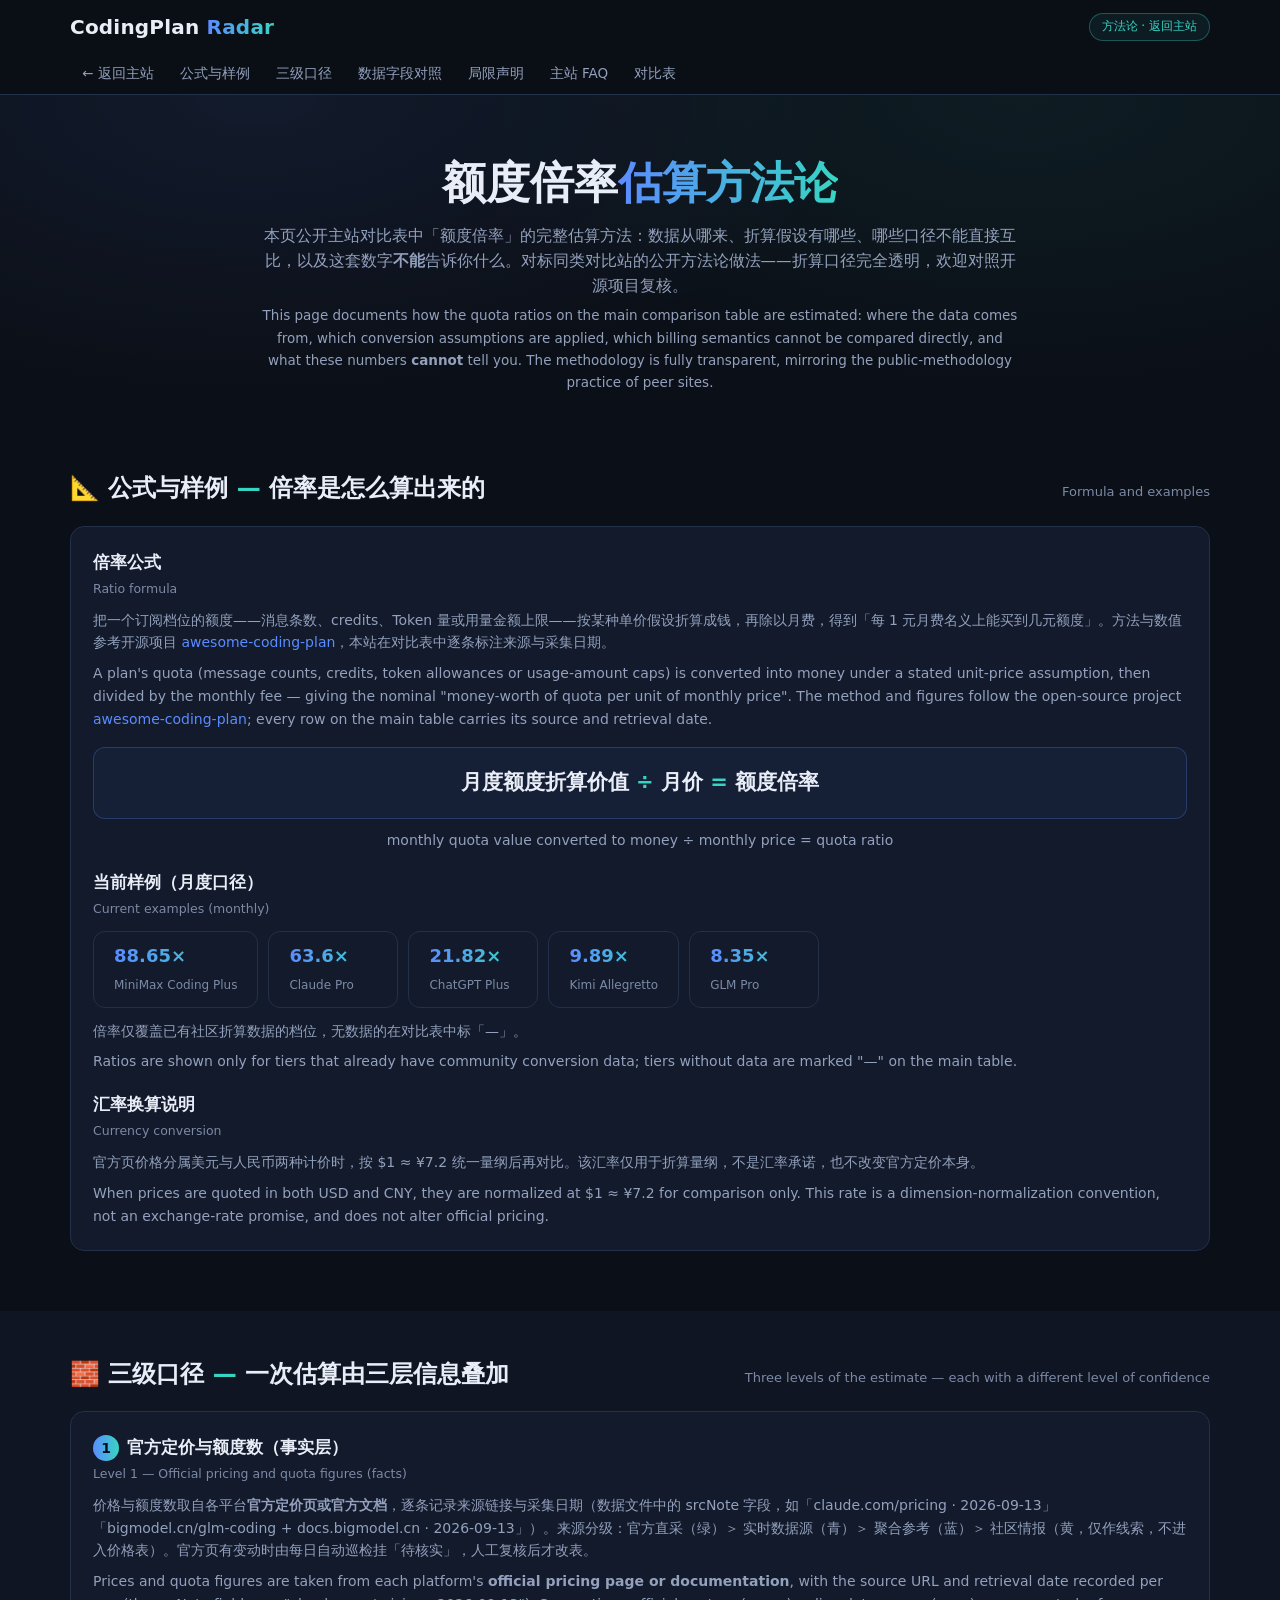
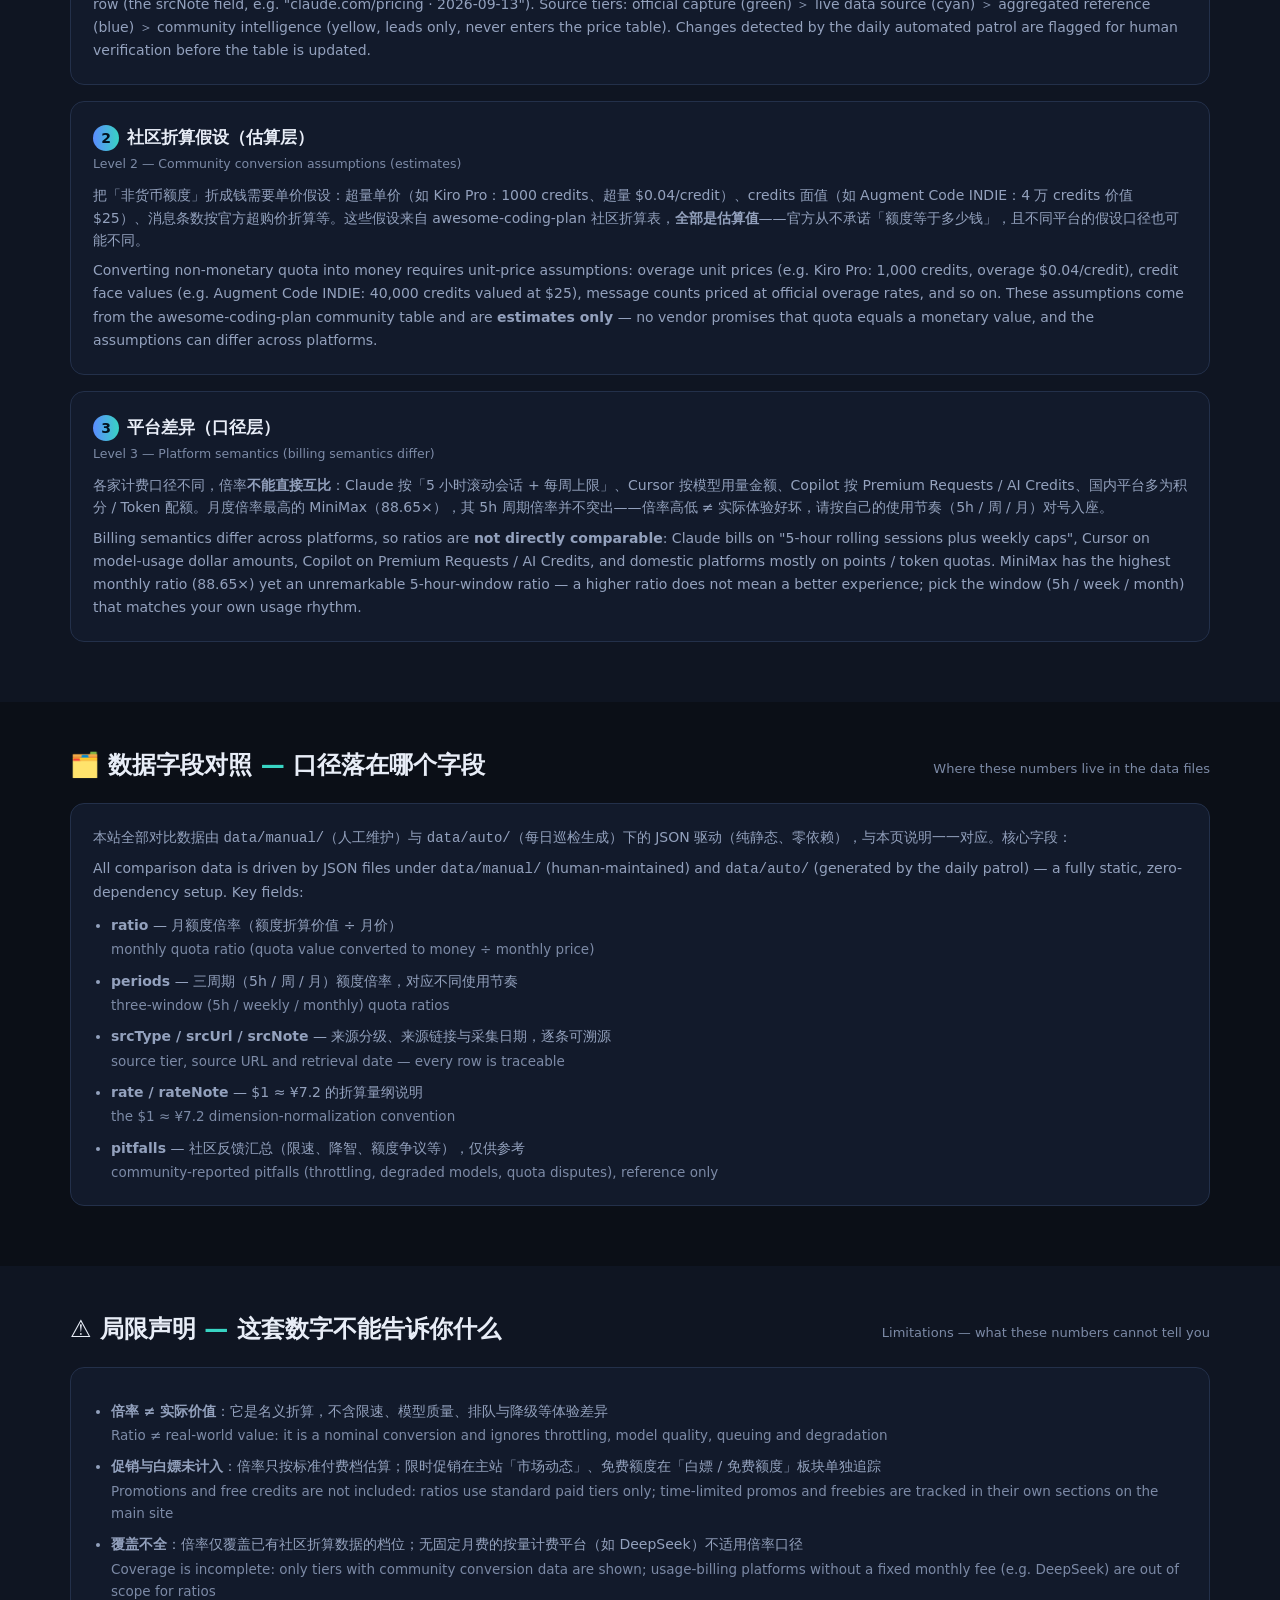
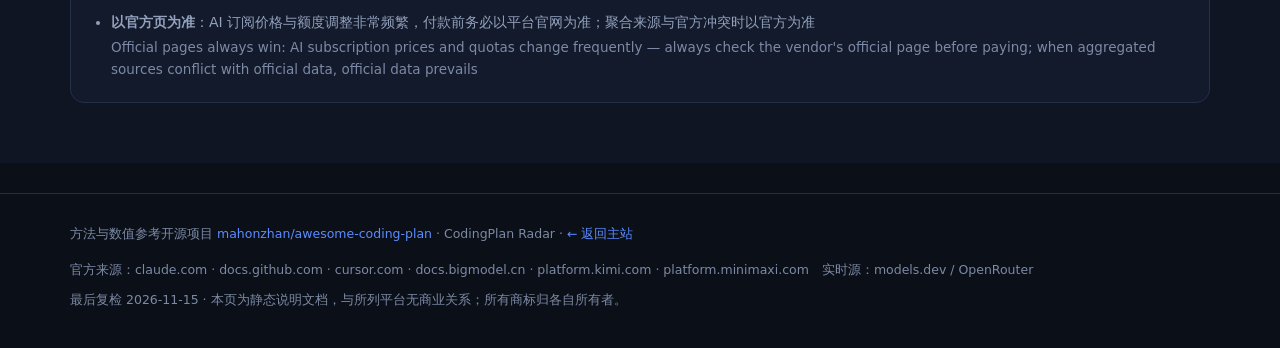
<file: methodology.html>
<!DOCTYPE html>
<html lang="zh-CN" dir="ltr">
<!--
  CodingPlan Radar — 额度倍率估算方法论（独立静态页，零 JS）
  对标 artificialanalysis.ai 等同类站的公开方法论做法：把社区折算口径完整摊开。
  双语方案：轻量独立排版（每区块中文在上、英文以 .en 弱化并列在下），
  不引入 js/app.js 的 I18N——其 data-i18n + setLang 与主站数据渲染逻辑深度耦合，
  复用会牵连整站脚本；本页零 JS，视觉 token（css/styles.css）与主站完全一致。
  内容全部来自仓库已有信息：index.html（对比表脚注 / FAQ / 数据说明）与
  data/manual/plans.json（_readme / rate / srcNote）、data/manual/ide-plans.json（credits 样例）。
-->
<head>
<meta charset="UTF-8">
<meta name="viewport" content="width=device-width, initial-scale=1.0">
<title>额度倍率估算方法论 — CodingPlan Radar</title>
<meta name="description" content="CodingPlan Radar 的额度倍率估算方法论：倍率公式与样例、三级口径（官方定价与额度数 / 社区折算假设 / 平台差异）、数据字段对照与局限声明，社区折算口径完全公开。Quota ratio methodology: formula, three levels of the estimate, and limitations.">
<link rel="stylesheet" href="css/styles.css">
<style>
.skip-link{position:absolute;top:-40px;left:0;background:var(--accent);color:#fff;padding:8px 16px;z-index:100;font-size:14px;border-radius:0 0 8px 0;transition:top .2s}
.skip-link:focus{top:0}
/* ===== 本页专属：双语并列排版 ===== */
.en{color:var(--dim);font-size:13.5px;line-height:1.65}
.en b{color:var(--muted);font-weight:600}
.hero p.en{margin-top:6px;font-size:13.5px}
.methodo-block{border:1px solid var(--border);border-radius:var(--radius);background:var(--card);padding:22px;margin-bottom:16px}
.methodo-block h3{font-size:17px;margin-bottom:10px}
.methodo-block h3 .en-h{display:block;font-weight:400;font-size:12.5px;color:var(--dim);margin-top:3px}
.methodo-block p{color:var(--muted);font-size:14px}
.methodo-block p.en{margin-top:8px}
.formula{font-size:clamp(16px,2.6vw,21px);font-weight:800;text-align:center;padding:18px 16px;border:1px solid #5b8cff44;background:#5b8cff0d;border-radius:12px;margin:16px 0;color:var(--text)}
.formula .op{color:var(--accent2)}
.formula-note{font-size:12px;color:var(--dim);text-align:center;margin:-6px 0 16px}
.lvl-num{display:inline-block;width:26px;height:26px;line-height:26px;text-align:center;border-radius:50%;background:var(--grad);color:#04121f;font-weight:800;font-size:14px;margin-right:8px;vertical-align:middle}
.methodo-list{margin:10px 0 0 18px;color:var(--muted);font-size:14px}
.methodo-list li+li{margin-top:9px}
.methodo-list .en{margin-top:2px}
.sample-row{display:flex;flex-wrap:wrap;gap:10px;margin-top:12px}
.sample-row .stat b{font-size:18px}
</style>
</head>
<body>
<a href="#methodo-top" class="skip-link">Skip to content</a>

<header>
  <div class="wrap nav-top">
    <div class="logo">CodingPlan <span>Radar</span></div>
    <div class="nav-right">
      <div class="updated-pill">方法论 · <a href="index.html" style="color:inherit">返回主站</a></div>
    </div>
  </div>
  <nav class="nav-links wrap">
    <a href="index.html">← 返回主站</a>
    <a href="#formula">公式与样例</a>
    <a href="#tiers">三级口径</a>
    <a href="#fields">数据字段对照</a>
    <a href="#limits">局限声明</a>
    <a href="index.html#faq">主站 FAQ</a>
    <a href="index.html#compare">对比表</a>
  </nav>
</header>

<div class="hero">
  <div class="wrap">
    <h1 id="methodo-title">额度倍率<em>估算方法论</em></h1>
    <p>本页公开主站对比表中「额度倍率」的完整估算方法：数据从哪来、折算假设有哪些、哪些口径不能直接互比，以及这套数字<b>不能</b>告诉你什么。对标同类对比站的公开方法论做法——折算口径完全透明，欢迎对照开源项目复核。</p>
    <p class="en">This page documents how the quota ratios on the main comparison table are estimated: where the data comes from, which conversion assumptions are applied, which billing semantics cannot be compared directly, and what these numbers <b>cannot</b> tell you. The methodology is fully transparent, mirroring the public-methodology practice of peer sites.</p>
  </div>
</div>

<main id="methodo-top">

<section id="formula">
  <div class="wrap">
    <div class="sec-head">
      <h2>📐 公式与样例 <i>—</i> 倍率是怎么算出来的</h2>
      <p>Formula and examples</p>
    </div>
    <div class="methodo-block">
      <h3>倍率公式<span class="en-h">Ratio formula</span></h3>
      <p>把一个订阅档位的额度——消息条数、credits、Token 量或用量金额上限——按某种单价假设折算成钱，再除以月费，得到「每 1 元月费名义上能买到几元额度」。方法与数值参考开源项目 <a href="https://github.com/mahonzhan/awesome-coding-plan" target="_blank" rel="noopener noreferrer">awesome-coding-plan</a>，本站在对比表中逐条标注来源与采集日期。</p>
      <p class="en">A plan's quota (message counts, credits, token allowances or usage-amount caps) is converted into money under a stated unit-price assumption, then divided by the monthly fee — giving the nominal "money-worth of quota per unit of monthly price". The method and figures follow the open-source project <a href="https://github.com/mahonzhan/awesome-coding-plan" target="_blank" rel="noopener noreferrer">awesome-coding-plan</a>; every row on the main table carries its source and retrieval date.</p>
      <div class="formula">月度额度折算价值 <span class="op">÷</span> 月价 <span class="op">=</span> 额度倍率</div>
      <p class="formula-note">monthly quota value converted to money ÷ monthly price = quota ratio</p>
      <h3 style="margin-top:18px">当前样例（月度口径）<span class="en-h">Current examples (monthly)</span></h3>
      <div class="sample-row">
        <div class="stat"><b>88.65×</b><small>MiniMax Coding Plus</small></div>
        <div class="stat"><b>63.6×</b><small>Claude Pro</small></div>
        <div class="stat"><b>21.82×</b><small>ChatGPT Plus</small></div>
        <div class="stat"><b>9.89×</b><small>Kimi Allegretto</small></div>
        <div class="stat"><b>8.35×</b><small>GLM Pro</small></div>
      </div>
      <p style="margin-top:12px">倍率仅覆盖已有社区折算数据的档位，无数据的在对比表中标「—」。</p>
      <p class="en">Ratios are shown only for tiers that already have community conversion data; tiers without data are marked "—" on the main table.</p>
      <h3 style="margin-top:18px">汇率换算说明<span class="en-h">Currency conversion</span></h3>
      <p>官方页价格分属美元与人民币两种计价时，按 $1 ≈ ¥7.2 统一量纲后再对比。该汇率仅用于折算量纲，不是汇率承诺，也不改变官方定价本身。</p>
      <p class="en">When prices are quoted in both USD and CNY, they are normalized at $1 ≈ ¥7.2 for comparison only. This rate is a dimension-normalization convention, not an exchange-rate promise, and does not alter official pricing.</p>
    </div>
  </div>
</section>

<section id="tiers" style="background:var(--bg2)">
  <div class="wrap">
    <div class="sec-head">
      <h2>🧱 三级口径 <i>—</i> 一次估算由三层信息叠加</h2>
      <p>Three levels of the estimate — each with a different level of confidence</p>
    </div>
    <div class="methodo-block">
      <h3><span class="lvl-num">1</span>官方定价与额度数（事实层）<span class="en-h">Level 1 — Official pricing and quota figures (facts)</span></h3>
      <p>价格与额度数取自各平台<b>官方定价页或官方文档</b>，逐条记录来源链接与采集日期（数据文件中的 srcNote 字段，如「claude.com/pricing · 2026-09-13」「bigmodel.cn/glm-coding + docs.bigmodel.cn · 2026-09-13」）。来源分级：官方直采（绿）＞ 实时数据源（青）＞ 聚合参考（蓝）＞ 社区情报（黄，仅作线索，不进入价格表）。官方页有变动时由每日自动巡检挂「待核实」，人工复核后才改表。</p>
      <p class="en">Prices and quota figures are taken from each platform's <b>official pricing page or documentation</b>, with the source URL and retrieval date recorded per row (the srcNote field, e.g. "claude.com/pricing · 2026-09-13"). Source tiers: official capture (green) ＞ live data source (cyan) ＞ aggregated reference (blue) ＞ community intelligence (yellow, leads only, never enters the price table). Changes detected by the daily automated patrol are flagged for human verification before the table is updated.</p>
    </div>
    <div class="methodo-block">
      <h3><span class="lvl-num">2</span>社区折算假设（估算层）<span class="en-h">Level 2 — Community conversion assumptions (estimates)</span></h3>
      <p>把「非货币额度」折成钱需要单价假设：超量单价（如 Kiro Pro：1000 credits、超量 $0.04/credit）、credits 面值（如 Augment Code INDIE：4 万 credits 价值 $25）、消息条数按官方超购价折算等。这些假设来自 awesome-coding-plan 社区折算表，<b>全部是估算值</b>——官方从不承诺「额度等于多少钱」，且不同平台的假设口径也可能不同。</p>
      <p class="en">Converting non-monetary quota into money requires unit-price assumptions: overage unit prices (e.g. Kiro Pro: 1,000 credits, overage $0.04/credit), credit face values (e.g. Augment Code INDIE: 40,000 credits valued at $25), message counts priced at official overage rates, and so on. These assumptions come from the awesome-coding-plan community table and are <b>estimates only</b> — no vendor promises that quota equals a monetary value, and the assumptions can differ across platforms.</p>
    </div>
    <div class="methodo-block">
      <h3><span class="lvl-num">3</span>平台差异（口径层）<span class="en-h">Level 3 — Platform semantics (billing semantics differ)</span></h3>
      <p>各家计费口径不同，倍率<b>不能直接互比</b>：Claude 按「5 小时滚动会话 + 每周上限」、Cursor 按模型用量金额、Copilot 按 Premium Requests / AI Credits、国内平台多为积分 / Token 配额。月度倍率最高的 MiniMax（88.65×），其 5h 周期倍率并不突出——倍率高低 ≠ 实际体验好坏，请按自己的使用节奏（5h / 周 / 月）对号入座。</p>
      <p class="en">Billing semantics differ across platforms, so ratios are <b>not directly comparable</b>: Claude bills on "5-hour rolling sessions plus weekly caps", Cursor on model-usage dollar amounts, Copilot on Premium Requests / AI Credits, and domestic platforms mostly on points / token quotas. MiniMax has the highest monthly ratio (88.65×) yet an unremarkable 5-hour-window ratio — a higher ratio does not mean a better experience; pick the window (5h / week / month) that matches your own usage rhythm.</p>
    </div>
  </div>
</section>

<section id="fields">
  <div class="wrap">
    <div class="sec-head">
      <h2>🗂️ 数据字段对照 <i>—</i> 口径落在哪个字段</h2>
      <p>Where these numbers live in the data files</p>
    </div>
    <div class="methodo-block">
      <p>本站全部对比数据由 <code>data/manual/</code>（人工维护）与 <code>data/auto/</code>（每日巡检生成）下的 JSON 驱动（纯静态、零依赖），与本页说明一一对应。核心字段：</p>
      <p class="en">All comparison data is driven by JSON files under <code>data/manual/</code> (human-maintained) and <code>data/auto/</code> (generated by the daily patrol) — a fully static, zero-dependency setup. Key fields:</p>
      <ul class="methodo-list">
        <li><b>ratio</b> — 月额度倍率（额度折算价值 ÷ 月价）<span class="en" style="display:block">monthly quota ratio (quota value converted to money ÷ monthly price)</span></li>
        <li><b>periods</b> — 三周期（5h / 周 / 月）额度倍率，对应不同使用节奏<span class="en" style="display:block">three-window (5h / weekly / monthly) quota ratios</span></li>
        <li><b>srcType / srcUrl / srcNote</b> — 来源分级、来源链接与采集日期，逐条可溯源<span class="en" style="display:block">source tier, source URL and retrieval date — every row is traceable</span></li>
        <li><b>rate / rateNote</b> — $1 ≈ ¥7.2 的折算量纲说明<span class="en" style="display:block">the $1 ≈ ¥7.2 dimension-normalization convention</span></li>
        <li><b>pitfalls</b> — 社区反馈汇总（限速、降智、额度争议等），仅供参考<span class="en" style="display:block">community-reported pitfalls (throttling, degraded models, quota disputes), reference only</span></li>
      </ul>
    </div>
  </div>
</section>

<section id="limits" style="background:var(--bg2)">
  <div class="wrap">
    <div class="sec-head">
      <h2>⚠️ 局限声明 <i>—</i> 这套数字不能告诉你什么</h2>
      <p>Limitations — what these numbers cannot tell you</p>
    </div>
    <div class="methodo-block">
      <ul class="methodo-list">
        <li><b>倍率 ≠ 实际价值</b>：它是名义折算，不含限速、模型质量、排队与降级等体验差异<span class="en" style="display:block">Ratio ≠ real-world value: it is a nominal conversion and ignores throttling, model quality, queuing and degradation</span></li>
        <li><b>促销与白嫖未计入</b>：倍率只按标准付费档估算；限时促销在主站「市场动态」、免费额度在「白嫖 / 免费额度」板块单独追踪<span class="en" style="display:block">Promotions and free credits are not included: ratios use standard paid tiers only; time-limited promos and freebies are tracked in their own sections on the main site</span></li>
        <li><b>覆盖不全</b>：倍率仅覆盖已有社区折算数据的档位；无固定月费的按量计费平台（如 DeepSeek）不适用倍率口径<span class="en" style="display:block">Coverage is incomplete: only tiers with community conversion data are shown; usage-billing platforms without a fixed monthly fee (e.g. DeepSeek) are out of scope for ratios</span></li>
        <li><b>以官方页为准</b>：AI 订阅价格与额度调整非常频繁，付款前务必以平台官网为准；聚合来源与官方冲突时以官方为准<span class="en" style="display:block">Official pages always win: AI subscription prices and quotas change frequently — always check the vendor's official page before paying; when aggregated sources conflict with official data, official data prevails</span></li>
      </ul>
    </div>
  </div>
</section>

</main>

<footer>
  <div class="wrap">
    <div>方法与数值参考开源项目 <a href="https://github.com/mahonzhan/awesome-coding-plan" target="_blank" rel="noopener noreferrer">mahonzhan/awesome-coding-plan</a> · CodingPlan Radar · <a href="index.html">← 返回主站</a></div>
    <div>官方来源：claude.com · docs.github.com · cursor.com · docs.bigmodel.cn · platform.kimi.com · platform.minimaxi.com　实时源：models.dev / OpenRouter</div>
  </div>
  <div class="wrap disclaimer">最后复检 2026-11-15 · 本页为静态说明文档，与所列平台无商业关系；所有商标归各自所有者。</div>
</footer>

</body>
</html>
</file>
<file: css/styles.css>
/* ===== base ===== */
:root{
  --bg:#0b0f17; --bg2:#0f1522; --card:#121a2b;
  --border:#23304a; --text:#e8edf7; --muted:#93a1bd; --dim:#7c8aa6;
  --accent:#5b8cff; --accent2:#38d4c3; --grad:linear-gradient(90deg,#5b8cff,#38d4c3);
  --ok:#3ecf8e; --warn:#f5b445; --bad:#f26d6d; --chip:#1b2740; --radius:14px;
}
*{margin:0;padding:0;box-sizing:border-box}
html{scroll-behavior:smooth}
body{background:var(--bg);color:var(--text);font-family:"Segoe UI","PingFang SC","Microsoft YaHei",system-ui,sans-serif;line-height:1.6}
a{color:var(--accent);text-decoration:none}
a:hover{text-decoration:underline}
.wrap{max-width:1180px;margin:0 auto;padding:0 20px}

/* ===== 无障碍基线（2026-10-05） ===== */
/* 此前全站只有 input.s:focus 一处焦点反馈，键盘 Tab 到 chip / button / select / summary 时
   完全看不到焦点落在哪。用 :focus-visible 而非 :focus，鼠标操作不会留下常驻描边。 */
/* 输入框与 select 原本写了 outline:none，需要显式提高优先级才能拿到焦点环 */
:focus-visible,input.s:focus-visible,select:focus-visible{outline:2px solid var(--accent);outline-offset:2px}
/* details 带 overflow:hidden，FAQ 的 summary 外扩描边会被裁掉，改为内缩 */
summary:focus-visible{outline-offset:-2px}
/* --accent 在本站深色底上对比度 6.06:1，满足 WCAG 1.4.11 非文本对比度 ≥3:1 */
@media(prefers-reduced-motion:reduce){
  html{scroll-behavior:auto}
  .skip-link{transition:none}
}

/* ===== header / hero ===== */
header{position:sticky;top:0;z-index:50;background:#0b0f17ee;backdrop-filter:blur(10px);border-bottom:1px solid var(--border)}
.nav-top{display:flex;align-items:center;justify-content:space-between;gap:12px;height:54px}
.nav-right{display:flex;align-items:center;gap:10px;min-width:0}
.logo{font-weight:800;font-size:20px;white-space:nowrap;letter-spacing:.2px}
.logo span{background:var(--grad);-webkit-background-clip:text;background-clip:text;color:transparent}
.updated-pill{font-size:12px;color:var(--accent2);border:1px solid #38d4c355;border-radius:99px;padding:3px 12px;background:#38d4c312;white-space:nowrap}
.nav-links{display:flex;align-items:center;gap:2px;height:40px;white-space:nowrap;overflow-x:auto;scrollbar-width:none;-ms-overflow-style:none}
.nav-links::-webkit-scrollbar{display:none}
.nav-links a{color:var(--muted);font-size:13.5px;padding:4px 12px;border-radius:99px;transition:.15s;flex:0 0 auto}
.nav-links a:hover{color:var(--text);background:var(--chip);text-decoration:none}
@media(max-width:760px){
  .updated-pill{display:none}
  .logo{font-size:18px}
  .nav-links a{padding:4px 9px;font-size:13px}
}
.hero{padding:60px 0 32px;text-align:center;background:radial-gradient(600px 300px at 20% 0%,#5b8cff18,transparent),radial-gradient(600px 300px at 80% 0%,#38d4c312,transparent)}
.hero h1{font-size:clamp(28px,4.6vw,44px);font-weight:800;line-height:1.25}
.hero h1 em{font-style:normal;background:var(--grad);-webkit-background-clip:text;background-clip:text;color:transparent}
.hero p{color:var(--muted);max-width:760px;margin:14px auto 0;font-size:15.5px}
.stats{display:flex;gap:14px;justify-content:center;flex-wrap:wrap;margin-top:26px}
.stat{background:var(--card);border:1px solid var(--border);border-radius:12px;padding:10px 20px;min-width:130px}
.stat b{font-size:22px;display:block;background:var(--grad);-webkit-background-clip:text;background-clip:text;color:transparent}
.stat small{color:var(--dim);font-size:12px}

/* ===== alerts ===== */
.alerts{display:grid;grid-template-columns:1fr 1fr;gap:14px;margin:10px 0 30px}
@media(max-width:760px){.alerts{grid-template-columns:1fr}}
.alert{border-radius:var(--radius);padding:14px 18px;font-size:14px;display:flex;gap:12px;align-items:flex-start;border:1px solid}
.alert.warn{background:#f5b44510;border-color:#f5b44544}
.alert.bad{background:#f26d6d0d;border-color:#f26d6d3d}
.alert .ico{font-size:18px}
.alert small{display:block;color:var(--dim);margin-top:2px}

/* ===== sections / toolbar ===== */
section{padding:44px 0}
.sec-head{display:flex;align-items:baseline;justify-content:space-between;flex-wrap:wrap;gap:10px;margin-bottom:18px}
.sec-head h2{font-size:24px;font-weight:800}
.sec-head p{color:var(--dim);font-size:13px}
.sec-head h2 i{font-style:normal;color:var(--accent2)}
.toolbar{display:flex;gap:10px;flex-wrap:wrap;align-items:center;margin-bottom:16px}
.chip{padding:6px 16px;border-radius:99px;border:1px solid var(--border);background:var(--card);color:var(--muted);font-size:13.5px;cursor:pointer;transition:.15s}
.chip:hover{color:var(--text)}
.chip.on{background:var(--grad);color:#04121f;font-weight:700;border-color:transparent}
.toolbar .grow{flex:1}
input.s{background:var(--card);border:1px solid var(--border);color:var(--text);border-radius:99px;padding:7px 16px;font-size:13.5px;min-width:190px;outline:none}
input.s:focus{border-color:var(--accent)}
select{background:var(--card);border:1px solid var(--border);color:var(--text);border-radius:99px;padding:7px 12px;font-size:13.5px;outline:none;cursor:pointer}

/* ===== tables ===== */
.table-scroll{overflow-x:auto;border:1px solid var(--border);border-radius:var(--radius);background:var(--bg2);-webkit-overflow-scrolling:touch}
table{width:100%;border-collapse:collapse;font-size:14px;min-width:960px}
thead th{position:sticky;top:0;background:#101828;font-size:12.5px;color:var(--muted);text-align:left;padding:12px 14px;border-bottom:1px solid var(--border);white-space:nowrap;user-select:none}
/* 可排序表头的交互载体是 th 内的 button.th-sort（手型在按钮上，见下方 .th-sort 规则）；
   th 自身恢复默认光标，hover 变色保留在 th 上、经 button 的 color:inherit 传导 */
#compare thead th[data-k]:hover,#tokens thead th[data-tk]:hover{color:var(--text)}
/* 排序方向指示用 ::after 生成内容，不写进 DOM —— 否则会被 applyI18N 连同原始标记一起记进 data-i18n-orig */
thead th[data-sort]::after{content:" ▲";color:var(--accent2);font-size:10px}
thead th[data-sort="desc"]::after{content:" ▼"}
tbody td{padding:13px 14px;border-bottom:1px solid #1b2438;vertical-align:top}
tbody tr:last-child td{border-bottom:none}
tbody tr:hover{background:#16203a66}
.p-name{font-weight:700;white-space:nowrap}
.p-name small{display:block;font-weight:400;color:var(--dim);font-size:11.5px}
.price{font-weight:700;color:var(--accent2);white-space:nowrap}
.models,.quota{color:var(--muted);font-size:13px}
.models{max-width:220px}.quota{max-width:210px}
.ratio{font-weight:800;font-size:15px;color:var(--accent2);white-space:nowrap}
.ratio small{display:block;font-weight:400;color:var(--dim);font-size:11px}
.src{font-size:12px;white-space:nowrap}
.badge{display:inline-block;font-size:11px;font-weight:700;padding:2px 9px;border-radius:99px;white-space:nowrap}
.b-ok{background:#3ecf8e18;color:var(--ok);border:1px solid #3ecf8e44}
.b-warn{background:#f5b44518;color:var(--warn);border:1px solid #f5b44544}
.b-bad{background:#f26d6d18;color:var(--bad);border:1px solid #f26d6d44}
.b-chip{background:var(--chip);color:var(--muted);border:1px solid var(--border);font-weight:500}
.srcbadge{font-size:11px;padding:2px 9px;border-radius:99px}
.src-official{background:#3ecf8e15;color:var(--ok);border:1px solid #3ecf8e3d}
.src-agg{background:#5b8cff15;color:#9db9ff;border:1px solid #5b8cff3d}
.src-live{background:#38d4c315;color:var(--accent2);border:1px solid #38d4c33d}

/* ===== 空状态与轻量动作（2026-10-05） ===== */
/* 对比表搜索无结果时此前直接留空 tbody，用户以为页面坏了 */
.empty-cell{padding:26px 14px;color:var(--dim);font-size:13.5px;text-align:center}
.linklike{border:0;background:none;color:var(--accent);font:inherit;cursor:pointer;text-decoration:underline;padding:0 2px}
.cnote{margin:0 0 10px;padding:8px 12px;border:1px solid #f5b44544;background:#f5b44512;border-radius:10px;color:var(--warn);font-size:13px}

/* ===== 核心数据加载失败横幅（2026-11-22） ===== */
/* 配色对齐 .alert.bad（--bad/#f26d6d 系令牌），本站仅深色主题，横幅文字用 --text/--bad 均达标 */
#data-error-banner{margin-bottom:16px}
#data-error-banner[hidden]{display:none}
#data-error-banner .data-error{display:flex;align-items:center;justify-content:space-between;gap:12px;flex-wrap:wrap;border:1px solid #f26d6d3d;background:#f26d6d0d;color:var(--text);border-radius:var(--radius);padding:12px 16px;font-size:13.5px}
#data-error-banner .data-error b{color:var(--bad)}
#data-error-banner .chip{flex:0 0 auto}
#data-error-banner .chip:disabled{opacity:.6;cursor:wait}

/* ===== 可排序表头按钮（2026-11-22） ===== */
/* th 内包 <button class="th-sort"> 提供键盘可达载体（Tab 聚焦 / Enter、Space 触发原生 click）。
 * 无边框透明，font/color 继承表头外观；hover 变色由 th:hover 的 color 经 inherit 传导；
 * 焦点环直接走全站既有 :focus-visible 规则（outline 2px var(--accent)），不另造令牌 */
button.th-sort{border:0;background:none;color:inherit;font:inherit;padding:0;margin:0;text-align:left;white-space:nowrap;cursor:pointer}
button.th-sort:hover{color:var(--text)}

/* ===== picks / cards / repos ===== */
.picks{display:grid;grid-template-columns:repeat(3,1fr);gap:16px}
.cards{display:grid;grid-template-columns:repeat(2,1fr);gap:18px}
.repos{display:grid;grid-template-columns:repeat(2,1fr);gap:16px}
@media(max-width:860px){.picks,.cards,.repos{grid-template-columns:1fr}}
.pick{position:relative;border:1px solid var(--border);border-radius:var(--radius);background:var(--card);padding:22px;overflow:hidden}
.pick.star{border-color:#5b8cff66;box-shadow:0 0 40px #5b8cff14}
.pick .tag{position:absolute;top:14px;right:14px;font-size:11px;font-weight:700;background:var(--grad);color:#04121f;padding:3px 10px;border-radius:99px}
.pick h3{font-size:17px;margin-bottom:4px}
.pick .pr{font-size:26px;font-weight:800;color:var(--accent2)}
.pick .pr small{font-size:13px;color:var(--dim);font-weight:400}
.pick p{color:var(--muted);font-size:13.5px;margin-top:8px}
.pick .why{margin-top:10px;font-size:12.5px;color:var(--dim)}
.pick .why b{color:var(--text)}
.card{border:1px solid var(--border);border-radius:var(--radius);background:var(--card);padding:22px;display:flex;flex-direction:column;gap:12px}
.card .head{display:flex;align-items:center;gap:10px;flex-wrap:wrap}
.card h3{font-size:18px}
.card .tagline{color:var(--muted);font-size:13.5px;margin-top:-6px}
.tiers{border:1px solid var(--border);border-radius:10px;overflow:hidden;font-size:13px}
.tiers .t-row{display:flex;justify-content:space-between;gap:12px;padding:8px 14px;border-bottom:1px solid #1b2438;flex-wrap:wrap}
.tiers .t-row:last-child{border-bottom:none}
.tiers .t-row:nth-child(odd){background:#0f1522}
.tiers .t-name{color:var(--muted)}
.tiers .t-price{font-weight:700;white-space:nowrap}
.tiers .t-note{color:var(--dim);font-size:11.5px;flex-basis:100%}
.kv{font-size:13.5px;color:var(--muted)}
.kv b{color:var(--text);font-weight:600}
.tags{display:flex;flex-wrap:wrap;gap:6px}
.tag2{font-size:11.5px;background:var(--chip);border:1px solid var(--border);color:var(--muted);padding:2px 10px;border-radius:99px}
.card .foot{margin-top:auto;padding-top:10px;border-top:1px dashed var(--border);display:flex;justify-content:space-between;align-items:center;gap:8px;flex-wrap:wrap;font-size:12px;color:var(--dim)}
.repo{border:1px solid var(--border);border-radius:var(--radius);background:var(--card);padding:20px}
.repo .rt{display:flex;justify-content:space-between;align-items:center;gap:8px;margin-bottom:6px}
.repo h3{font-size:15.5px}
.repo p{color:var(--muted);font-size:13.5px}
.repo .meta{margin-top:10px;font-size:12px;color:var(--dim);display:flex;justify-content:space-between;flex-wrap:wrap;gap:6px}

/* ===== token board ===== */
.statusbar{display:flex;gap:10px;align-items:center;flex-wrap:wrap;font-size:12.5px;color:var(--dim);background:var(--card);border:1px solid var(--border);border-radius:10px;padding:9px 14px;margin-bottom:14px}
.statusbar .dot{width:8px;height:8px;border-radius:50%;background:var(--warn);flex-shrink:0}
.statusbar .dot.live{background:var(--ok);box-shadow:0 0 8px #3ecf8e88}
.statusbar .dot.fallback{background:var(--warn)}
.num{text-align:right;font-variant-numeric:tabular-nums;white-space:nowrap}
.cheap{color:var(--ok);font-weight:700}
.spark{font-size:11px;color:var(--dim)}

/* ===== timeline / faq / policy ===== */
.timeline{border-left:2px solid var(--border);margin-left:8px;padding-left:24px;display:flex;flex-direction:column;gap:22px}
.tl-item{position:relative}
.tl-item::before{content:"";position:absolute;left:-31px;top:6px;width:12px;height:12px;border-radius:50%;background:var(--grad)}
.tl-item .date{font-size:12px;color:var(--accent2);font-weight:700}
.tl-item h4{font-size:15.5px;margin:2px 0}
.tl-item p{color:var(--muted);font-size:13.5px}
.tl-item .from{font-size:12px;color:var(--dim)}
details{border:1px solid var(--border);border-radius:12px;background:var(--card);margin-bottom:10px;overflow:hidden}
summary{padding:14px 18px;cursor:pointer;font-weight:600;font-size:14.5px;list-style:none;display:flex;justify-content:space-between;align-items:center}
summary::after{content:"+";color:var(--accent2);font-size:18px}
details[open] summary::after{content:"–"}
details .ans{padding:0 18px 16px;color:var(--muted);font-size:14px}
details .ans a{word-break:break-all}
.policy{display:grid;grid-template-columns:repeat(auto-fit,minmax(250px,1fr));gap:16px}
@media(max-width:860px){.policy{grid-template-columns:1fr}}
.pol{border:1px solid var(--border);border-radius:var(--radius);background:var(--card);padding:20px}
.pol .ico{font-size:22px}
.pol h4{margin:8px 0 6px;font-size:15.5px}
.pol p{color:var(--muted);font-size:13.5px}
.pol ul{margin:8px 0 0 18px;color:var(--muted);font-size:13px}

/* ===== calculator ===== */
.calc{display:grid;grid-template-columns:340px 1fr;gap:18px}
@media(max-width:860px){.calc{grid-template-columns:1fr}}
.calc-in{border:1px solid var(--border);border-radius:var(--radius);background:var(--card);padding:20px;display:flex;flex-direction:column;gap:18px}
.cfield label{display:block;font-size:13.5px;font-weight:700;margin-bottom:8px}
.presets{display:flex;gap:8px;flex-wrap:wrap}
.hint{display:block;color:var(--dim);font-size:12px;margin-top:6px}
.calc-out{border:1px solid var(--border);border-radius:var(--radius);background:var(--card);padding:20px}
.verdict{border-radius:10px;padding:12px 16px;font-size:14px;margin-bottom:14px;border:1px solid}
.verdict.api{background:#3ecf8e10;border-color:#3ecf8e44}
.verdict.plan{background:#5b8cff10;border-color:#5b8cff44}
.verdict b{font-size:16px}
.calc-out table{min-width:0;font-size:13.5px}
.calc-out thead th{cursor:default}
.reco{font-weight:700;color:var(--accent2)}
.pitfall{border:1px solid #f5b44533;background:#f5b4450a;border-radius:10px;padding:10px 14px;font-size:13px;color:var(--muted)}
.pitfall b{color:var(--warn)}
.periods{display:grid;grid-template-columns:repeat(3,1fr);gap:8px;font-size:12px}
.periods div{background:#0f1522;border:1px solid var(--border);border-radius:8px;padding:8px 10px}
.periods b{display:block;color:var(--accent2);font-size:11px;margin-bottom:2px}
.speedb{display:inline-block;font-size:11px;color:var(--accent2);border:1px solid #38d4c33d;background:#38d4c310;border-radius:99px;padding:1px 8px;margin-top:4px}
.cl-item{border:1px solid var(--border);border-radius:10px;background:var(--card);padding:12px 16px;margin-bottom:10px;font-size:13.5px;color:var(--muted)}
.cl-item b{color:var(--text)}
.cl-item .cv{color:var(--accent2);font-weight:800;margin-right:8px}

footer{border-top:1px solid var(--border);padding:30px 0 40px;color:var(--dim);font-size:12.5px;margin-top:30px}

footer .wrap{display:flex;justify-content:space-between;gap:16px;flex-wrap:wrap}
.disclaimer{margin-top:10px;color:var(--dim)}

/* ===== 信息源分级 / 白嫖板块 / 源健康 / 信号队列（2026-09-14 新增） ===== */
.src-community{background:#f5b44515;color:var(--warn);border:1px solid #f5b4453d}
.src-realtime{background:#38d4c315;color:var(--accent2);border:1px solid #38d4c33d}
.free-grid{display:grid;grid-template-columns:repeat(2,1fr);gap:16px}
@media(max-width:860px){.free-grid{grid-template-columns:1fr}}
.free{border:1px solid var(--border);border-radius:var(--radius);background:var(--card);padding:20px;display:flex;flex-direction:column;gap:10px}
.free .fh{display:flex;align-items:center;gap:8px;flex-wrap:wrap}
.free h3{font-size:15.5px}
.free .offer{color:var(--muted);font-size:13.5px}
.free .kv{font-size:12.5px;color:var(--dim)}
.free .kv b{color:var(--text)}
.free .foot{margin-top:auto;padding-top:10px;border-top:1px dashed var(--border);display:flex;justify-content:space-between;gap:8px;flex-wrap:wrap;font-size:12px;color:var(--dim)}
.free.retired{border-color:#f26d6d3d;background:#f26d6d08}
.health{display:flex;flex-wrap:wrap;gap:8px;font-size:12px;margin-top:12px}
.health .h-item{display:flex;align-items:center;gap:6px;border:1px solid var(--border);border-radius:99px;padding:3px 10px;background:var(--card);color:var(--dim)}
.health .h-item.dead{border-color:#f26d6d3d;color:var(--bad)}
.health .h-dot{width:7px;height:7px;border-radius:50%;background:var(--ok);flex-shrink:0}
.health .h-dot.bad{background:var(--bad)}
.health .h-dot.warn{background:var(--warn)}
.sig{border-bottom:1px dashed var(--border);padding:10px 0;font-size:13px}
.sig:last-child{border-bottom:none}
.sig .sh{display:flex;gap:8px;align-items:center;flex-wrap:wrap}
.sig .sd{color:var(--dim);font-size:12px;margin-top:2px}
.vflag{font-size:11px;color:var(--warn);border:1px solid #f5b44544;background:#f5b44512;border-radius:99px;padding:1px 8px}
.tl-item .src-line{font-size:12px;color:var(--dim);display:flex;gap:8px;align-items:center;flex-wrap:wrap;margin-top:4px}

/* 市场动态时间线：已结束条目沉底弱化 + 机器线索区分样式（v6.2） */
.b-expired{background:#8b93a718;color:var(--dim);border:1px solid #8b93a744;font-weight:500}
.tl-item.is-expired{opacity:.62}
.tl-item.is-expired::before{background:#8b93a7}
.tl-item.is-signal{border:1px dashed var(--border);border-radius:var(--radius);padding:12px 16px}
.tl-item.is-signal::before{background:transparent;border:2px dashed var(--accent2)}
.tl-item.is-signal h4 a{color:var(--text)}

/* 平台深链：?p=<平台名> 滚动定位后的高亮（v7.6） */
.card.deep-link-flash{outline:2px solid var(--accent);outline-offset:3px;animation:dlf 2.4s ease-out}
@keyframes dlf{0%,60%{background:var(--card)}75%{background:#5b8cff22}100%{background:var(--card)}}

/* ===== 数据新鲜度（P0，复用既有 token 与 .badge/.stat/.card 体系） ===== */
.pillwrap{display:flex;gap:8px;align-items:center;flex-wrap:wrap;justify-content:flex-end}
.updated-pill.degraded{color:var(--warn);border-color:#f5b44555;background:#f5b44512}
.pill-fresh{font-size:12px;border-radius:99px;padding:3px 12px;white-space:nowrap;display:inline-flex;align-items:center;gap:7px;border:1px solid;text-decoration:none}
.pill-fresh .pdot{width:7px;height:7px;border-radius:50%;background:currentColor;box-shadow:0 0 8px currentColor;flex-shrink:0}
.pill-fresh:hover{text-decoration:none;filter:brightness(1.15)}
.pill-fresh.ok{color:var(--ok);border-color:#3ecf8e55;background:#3ecf8e12}
.pill-fresh.warn{color:var(--warn);border-color:#f5b44555;background:#f5b44512}
.pill-fresh.bad{color:var(--bad);border-color:#f26d6d55;background:#f26d6d10}
.fresh-segrow{display:flex;align-items:center;gap:10px;flex-wrap:wrap;margin:2px 0 12px}
.fresh-segrow small{color:var(--dim);font-size:12px}
.fresh-seg{display:inline-flex;gap:2px}
.fresh-seg i{display:block;width:9px;height:14px;border-radius:2px;background:var(--ok)}
.fresh-seg i.w{background:var(--warn)}.fresh-seg i.b{background:var(--bad)}.fresh-seg i.u{background:var(--border)}
.fresh-grid{display:grid;grid-template-columns:1fr 110px 210px 130px;gap:8px 14px;font-size:13px;align-items:center}
.fresh-grid>div{min-width:0}
.fresh-grid .hd{color:var(--dim);font-size:12px;border-bottom:1px solid var(--border);padding-bottom:6px}
.fresh-grid .badge{margin-left:4px}
.fresh-bar{display:inline-block;width:46px;height:6px;border-radius:3px;background:var(--chip);overflow:hidden;vertical-align:middle}
.fresh-bar i{display:block;height:100%;border-radius:3px}
.health .h-item.layout-only{border-style:dashed;color:var(--muted)}
@media(max-width:860px){.fresh-grid{grid-template-columns:1fr 96px}.fresh-grid .hide-sm{display:none}.fresh-seg i{width:7px}}
@media(max-width:760px){.pillwrap{display:none}}
</file>
